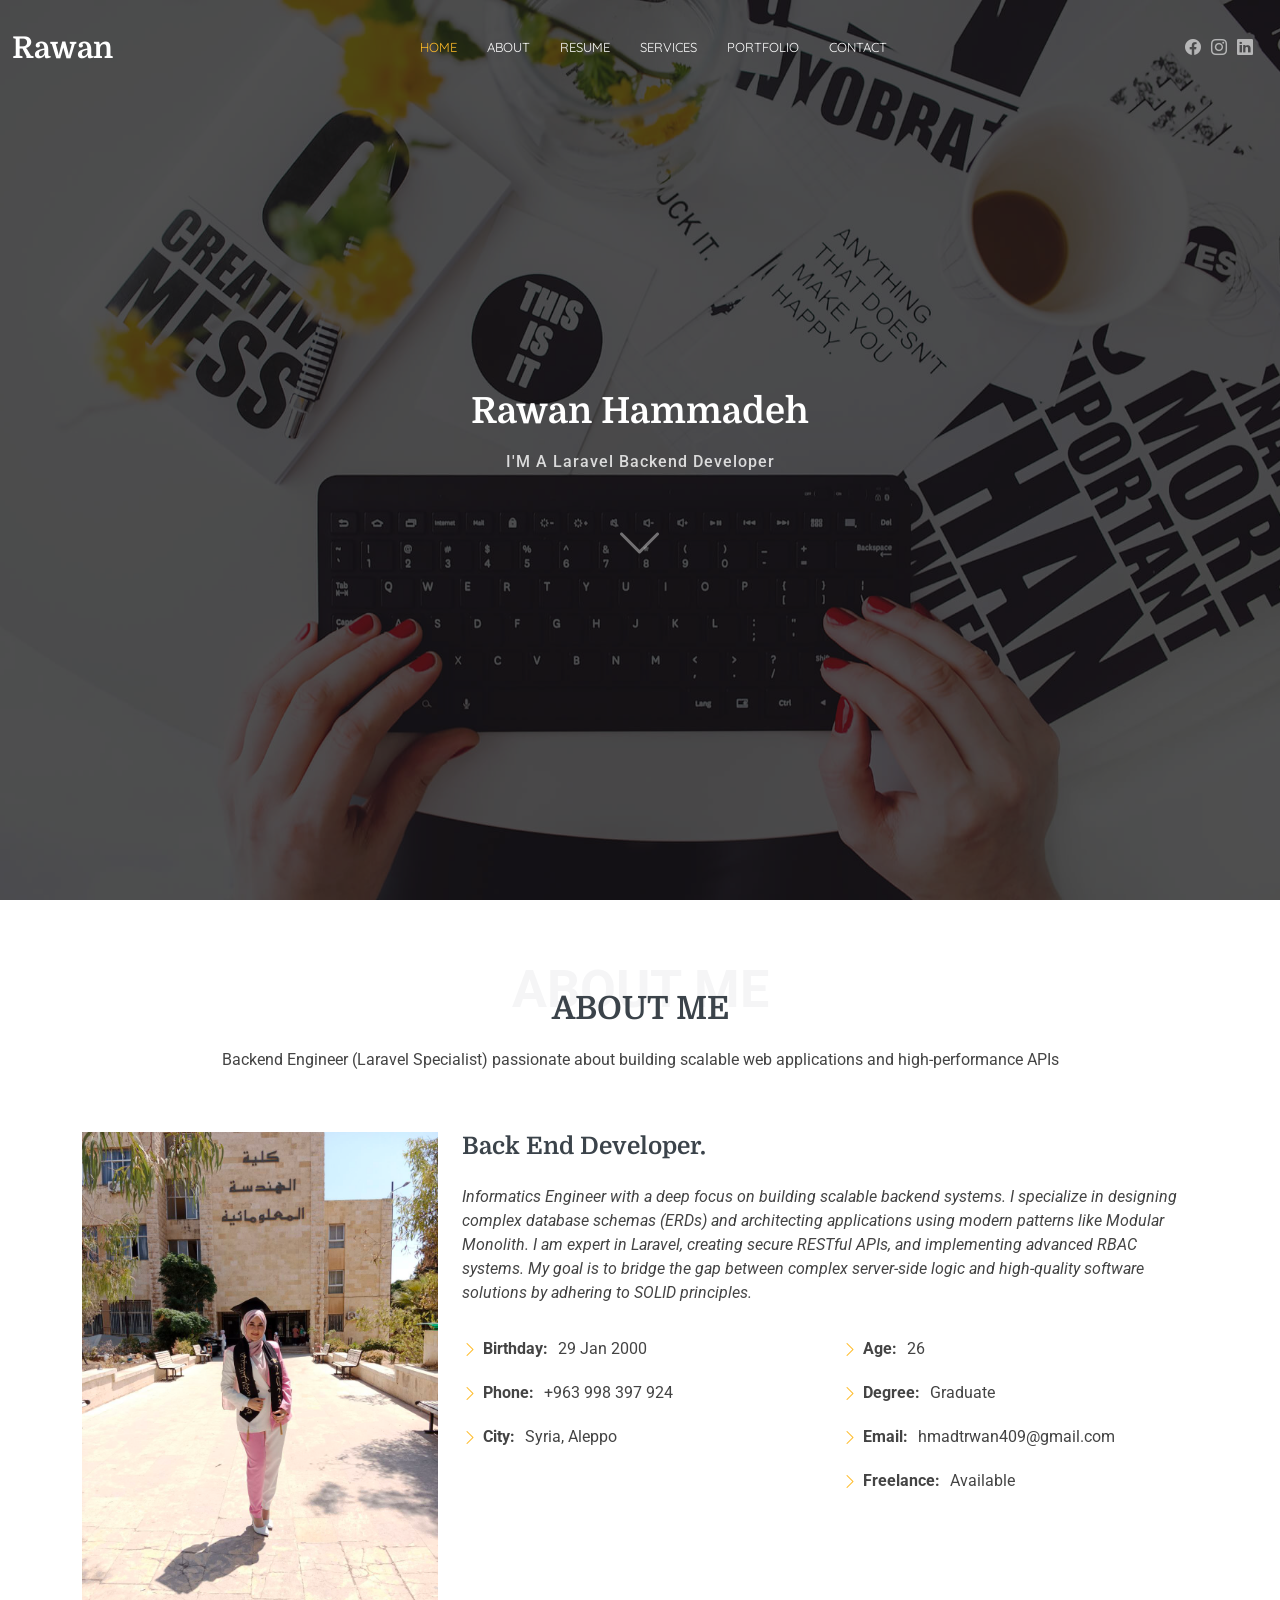
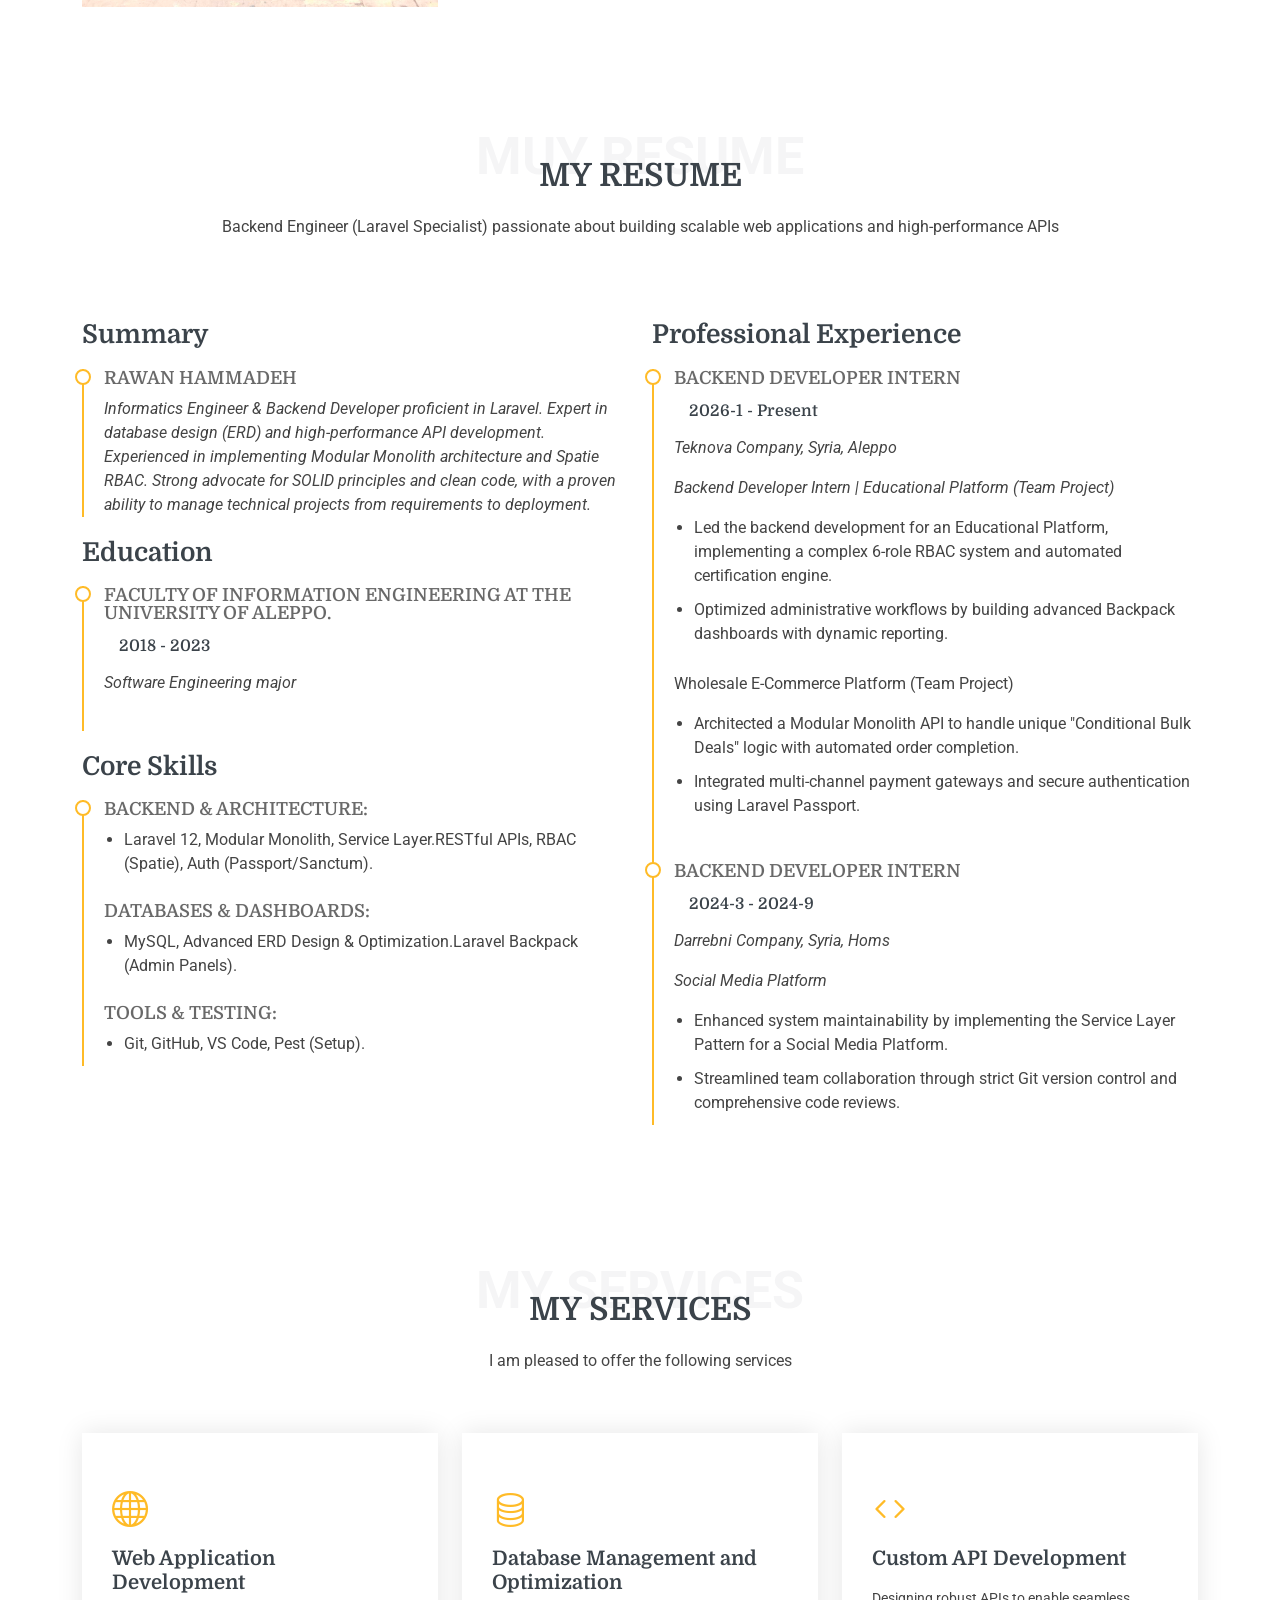
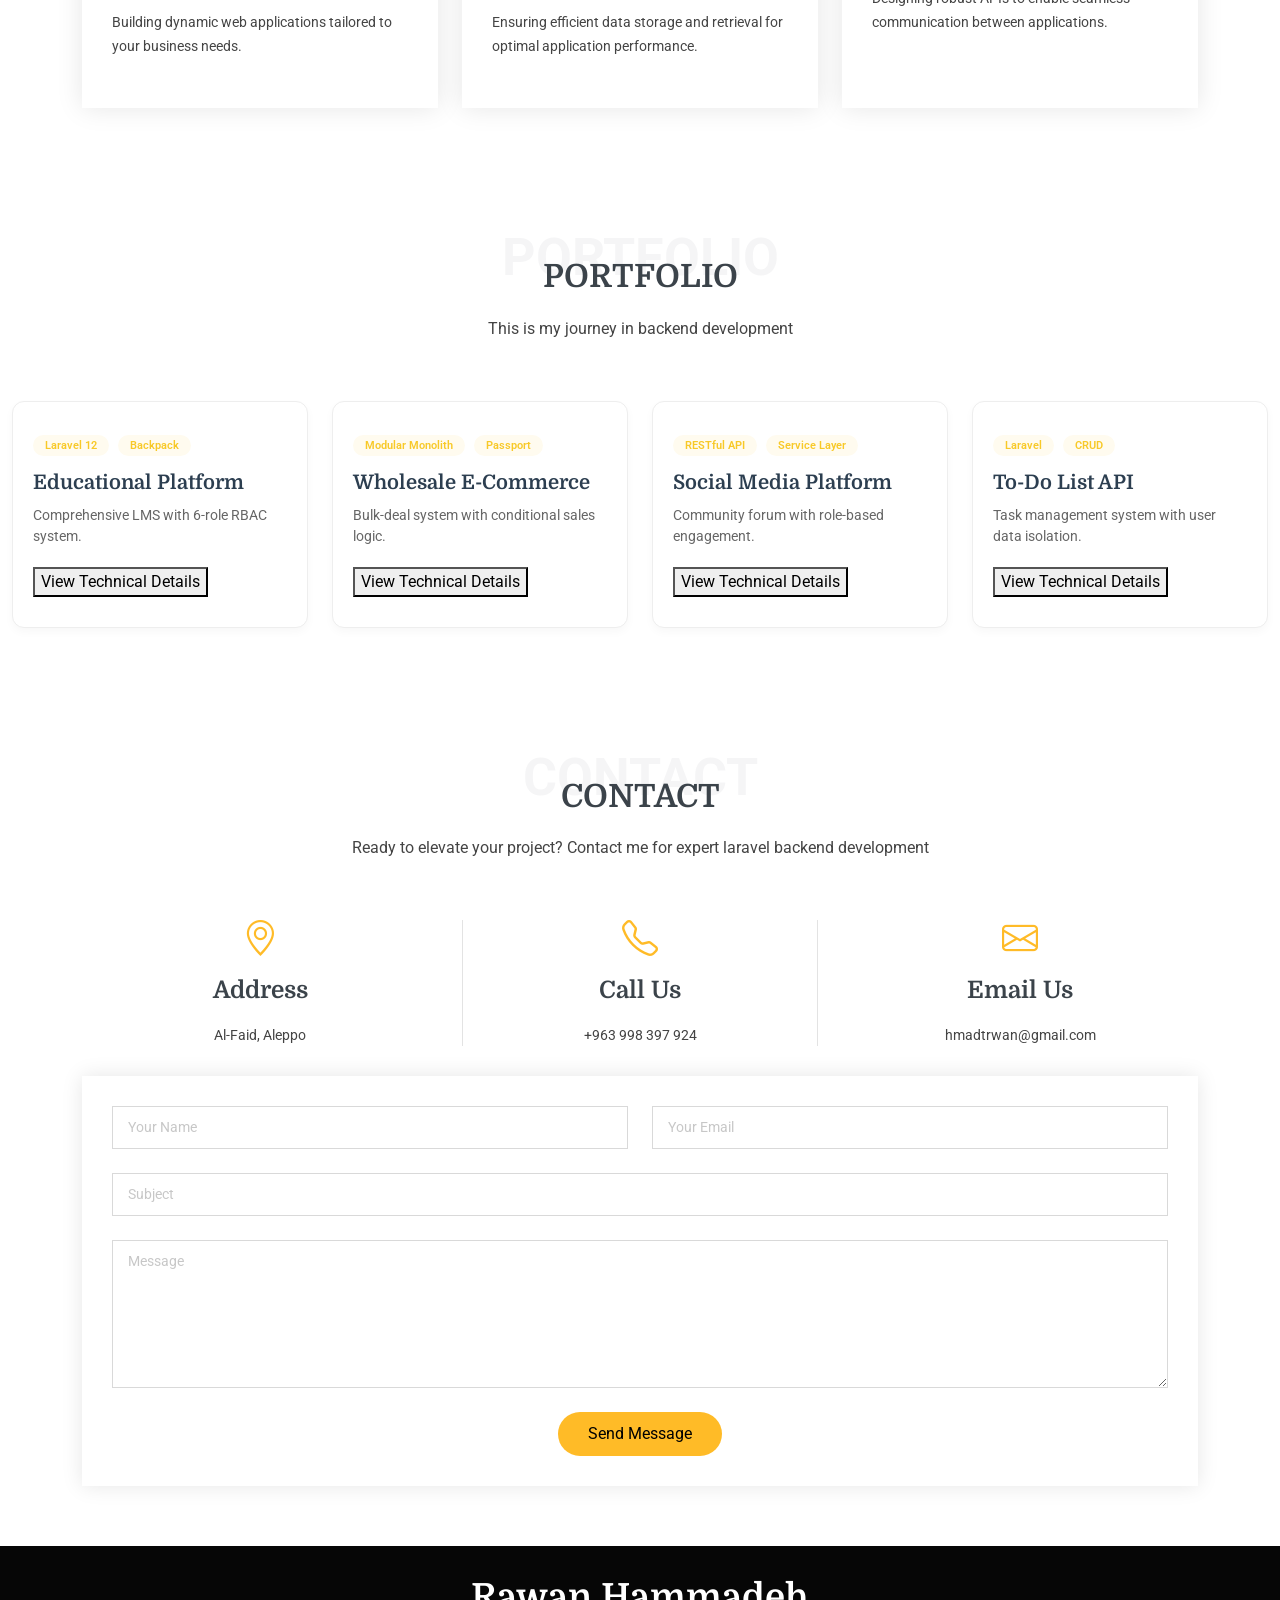
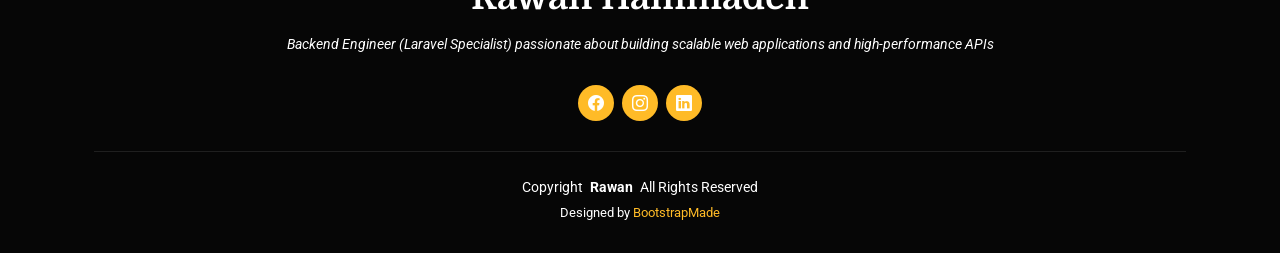
<file: index.html>
<!DOCTYPE html>
<html lang="en">

<head>
  <meta charset="utf-8">
  <meta content="width=device-width, initial-scale=1.0" name="viewport">
  <title>My Portfolio</title>
  <meta name="description" content="">
  <meta name="keywords" content="">

  <!-- Favicons -->
  <link href="assets/img/letter-r.png" rel="icon">
  <link href="assets/img/letter-r.png" rel="apple-touch-icon">

  <!-- Fonts -->
  <link href="https://fonts.googleapis.com" rel="preconnect">
  <link href="https://fonts.gstatic.com" rel="preconnect" crossorigin>
  <link
    href="https://fonts.googleapis.com/css2?family=Roboto:ital,wght@0,100;0,300;0,400;0,500;0,700;0,900;1,100;1,300;1,400;1,500;1,700;1,900&family=Quicksand:wght@300;400;500;600;700&family=Domine:wght@400;500;600;700&display=swap"
    rel="stylesheet">

  <!-- Vendor CSS Files -->
  <link href="assets/vendor/bootstrap/css/bootstrap.min.css" rel="stylesheet">
  <link href="assets/vendor/bootstrap-icons/bootstrap-icons.css" rel="stylesheet">
  <link href="assets/vendor/aos/aos.css" rel="stylesheet">
  <link href="assets/vendor/swiper/swiper-bundle.min.css" rel="stylesheet">
  <link href="assets/vendor/glightbox/css/glightbox.min.css" rel="stylesheet">

  <!-- Main CSS File -->
  <link href="assets/css/main.css" rel="stylesheet">

  <!-- =======================================================
  * Template Name: Laura
  * Template URL: https://bootstrapmade.com/laura-free-creative-bootstrap-theme/
  * Updated: Aug 07 2024 with Bootstrap v5.3.3
  * Author: BootstrapMade.com
  * License: https://bootstrapmade.com/license/
  ======================================================== -->
</head>

<body class="index-page">

  <header id="header" class="header d-flex align-items-center fixed-top">
    <div class="container-fluid position-relative d-flex align-items-center justify-content-between">

      <a href="index.html" class="logo d-flex align-items-center me-auto me-xl-0">
        <!-- Uncomment the line below if you also wish to use an image logo -->
        <!-- <img src="assets/img/logo.png" alt=""> -->
        <h1 class="sitename">Rawan</h1>
      </a>

      <nav id="navmenu" class="navmenu">
        <ul>
          <li><a href="#hero" class="active">Home</a></li>
          <li><a href="#about">About</a></li>
          <li><a href="#resume">Resume</a></li>
          <li><a href="#services">Services</a></li>
          <li><a href="#portfolio">Portfolio</a></li>
          <!-- <li class="dropdown"><a href="#"><span>Dropdown</span> <i class="bi bi-chevron-down toggle-dropdown"></i></a>
            <ul>
              <li><a href="#">Dropdown 1</a></li>
              <li class="dropdown"><a href="#"><span>Deep Dropdown</span> <i class="bi bi-chevron-down toggle-dropdown"></i></a>
                <ul>
                  <li><a href="#">Deep Dropdown 1</a></li>
                  <li><a href="#">Deep Dropdown 2</a></li>
                  <li><a href="#">Deep Dropdown 3</a></li>
                  <li><a href="#">Deep Dropdown 4</a></li>
                  <li><a href="#">Deep Dropdown 5</a></li>
                </ul>
              </li>
              <li><a href="#">Dropdown 2</a></li>
              <li><a href="#">Dropdown 3</a></li>
              <li><a href="#">Dropdown 4</a></li>
            </ul>
          </li> -->
          <li><a href="#contact">Contact</a></li>
        </ul>
        <i class="mobile-nav-toggle d-xl-none bi bi-list"></i>
      </nav>

      <div class="header-social-links">
        <!-- <a href="#" class="twitter"><i class="bi bi-twitter-x"></i></a> -->
        <a href="http://www.facebook.com/hammadehrawan" class="facebook"><i class="bi bi-facebook"></i></a>
        <a href="http://www.instagram.com/rawanhammadeh2000" class="instagram"><i class="bi bi-instagram"></i></a>
        <a href="http://www.linkedin.com/in/rawan-hammadeh-bb4876330" class="linkedin"><i
            class="bi bi-linkedin"></i></a>
      </div>

    </div>
  </header>

  <main class="main">

    <!-- Hero Section -->
    <section id="hero" class="hero section dark-background">

      <img src="assets/img/main.jpg" alt="" data-aos="fade-in">

      <div class="container text-center" data-aos="fade-up" data-aos-delay="100">
        <h2>Rawan Hammadeh</h2>
        <p>I'M A Laravel Backend Developer</p>
        <a href="#about" class="btn-scroll" title="Scroll Down"><i class="bi bi-chevron-down"></i></a>
      </div>

    </section><!-- /Hero Section -->

    <!-- About Section -->
    <section id="about" class="about section">

      <!-- Section Title -->
      <div class="container section-title" data-aos="fade-up">
        <span class="description-title">About me</span>
        <h2>About Me</h2>
        <p>Backend Engineer (Laravel Specialist) passionate about building scalable web applications and
          high-performance APIs</p>
      </div><!-- End Section Title -->

      <div class="container" data-aos="fade-up" data-aos-delay="100">

        <div class="row gy-4 justify-content-center">
          <div class="col-lg-4">
            <img src="assets/img/me.jpg" class="img-fluid" alt="">
          </div>
          <div class="col-lg-8 content">
            <h2>Back End Developer.</h2>
            <p class="fst-italic py-3">
              Informatics Engineer with a deep focus on building scalable backend systems. I specialize in designing
              complex database schemas (ERDs) and architecting applications using modern patterns like Modular Monolith.
              I am expert in Laravel, creating secure RESTful APIs, and implementing advanced RBAC systems. My goal is
              to bridge the gap between complex server-side logic and high-quality software solutions by adhering to
              SOLID principles. </p>
            <div class="row">
              <div class="col-lg-6">
                <ul>
                  <li><i class="bi bi-chevron-right"></i> <strong>Birthday:</strong> <span>29 Jan 2000</span></li>
                  <!-- <li><i class="bi bi-chevron-right"></i> <strong>Website:</strong> <span>www.example.com</span></li> -->
                  <li><i class="bi bi-chevron-right"></i> <strong>Phone:</strong> <span>+963 998 397 924</span></li>
                  <li><i class="bi bi-chevron-right"></i> <strong>City:</strong> <span>Syria, Aleppo</span></li>
                </ul>
              </div>
              <div class="col-lg-6">
                <ul>
                  <li><i class="bi bi-chevron-right"></i> <strong>Age:</strong> <span>26</span></li>
                  <li><i class="bi bi-chevron-right"></i> <strong>Degree:</strong> <span>Graduate</span></li>
                  <li><i class="bi bi-chevron-right"></i> <strong>Email:</strong> <span>hmadtrwan409@gmail.com</span>
                  </li>
                  <li><i class="bi bi-chevron-right"></i> <strong>Freelance:</strong> <span>Available</span></li>
                </ul>
              </div>
            </div>
            <!-- <p class="py-3">
              As a passionate junior backend developer, I thrive on building robust and efficient systems that power seamless user experiences.
               I am eager to leverage my skills in programming and problem-solving to contribute to innovative projects.
            </p> -->
          </div>
        </div>

      </div>

    </section><!-- /About Section -->

    <!-- Resume Section -->
    <section id="resume" class="resume section">

      <!-- Section Title -->
      <div class="container section-title" data-aos="fade-up">
        <span class="description-title">Muy Resume</span>
        <h2>My Resume</h2>
        <p>Backend Engineer (Laravel Specialist) passionate about building scalable web applications and high-performance APIs

</p>
      </div><!-- End Section Title -->

      <div class="container">

        <div class="row">

          <div class="col-lg-6" data-aos="fade-up" data-aos-delay="100">
            <h3 class="resume-title">Summary</h3>

            <div class="resume-item pb-0">
              <h4>Rawan Hammadeh</h4>
              <p><em>
                  Informatics Engineer & Backend Developer proficient in Laravel. Expert in database design (ERD) and
                  high-performance API development. Experienced in implementing Modular Monolith architecture and Spatie
                  RBAC. Strong advocate for SOLID principles and clean code, with a proven ability to manage technical
                  projects from requirements to deployment.
                </em></p>
              <!-- <ul>
                <li>Portland par 127,Orlando, FL</li>
                <li>(123) 456-7891</li>
                <li>alice.barkley@example.com</li>
              </ul> -->
            </div><!-- Edn Resume Item -->

            <h3 class="resume-title">Education</h3>
            <div class="resume-item">
              <h4>Faculty of Information Engineering at the University of Aleppo.</h4>
              <h5>2018 - 2023</h5>
              <p><em>Software Engineering major</em></p>
              <!-- <p>Qui deserunt veniam. Et sed aliquam labore tempore sed quisquam iusto autem sit. Ea vero voluptatum qui ut dignissimos deleniti nerada porti sand markend</p> -->
            </div><!-- Edn Resume Item -->

          <h3 class="resume-title">Core Skills</h3>

                        <div class="resume-item">
              <h4>Backend & Architecture: </h4>
              <ul>
                <li>​Laravel 12, Modular Monolith, Service Layer.
​RESTful APIs, RBAC (Spatie), Auth (Passport/Sanctum).
</li>
     </ul>

                   <h4>​Databases & Dashboards:  </h4>
              <ul>
                <li>MySQL, Advanced ERD Design & Optimization.
​Laravel Backpack (Admin Panels).
</li>
     </ul>

                       <h4>Tools & Testing:  </h4>
              <ul>
                <li>​Git, GitHub, VS Code, Pest (Setup).
</li>
     </ul>

            </div>


</div>


          <div class="col-lg-6" data-aos="fade-up" data-aos-delay="200">
            <h3 class="resume-title">Professional Experience</h3>

                        <div class="resume-item">
              <h4>Backend Developer Intern</h4>
              <h5>2026-1 - Present</h5>
              <p><em>Teknova Company, Syria, Aleppo</em></p>
              <p><em>Backend Developer Intern | Educational Platform (Team Project)</em></p>
              <ul>
                <li>Led the backend development for an Educational Platform, implementing a complex 6-role RBAC system and automated certification engine.
</li>
                <li>​Optimized administrative workflows by building advanced Backpack dashboards with dynamic reporting.</li>

              </ul>
              <p>Wholesale E-Commerce Platform (Team Project)</em></p>
              <ul>
                <li>​Architected a Modular Monolith API to handle unique "Conditional Bulk Deals" logic with automated order completion.</li>
                <li>​Integrated multi-channel payment gateways and secure authentication using Laravel Passport.</li>
               
              </ul>
            </div>
            <div class="resume-item">
              <h4>Backend Developer Intern </h4>
              <h5>2024-3 - 2024-9</h5>
              <p><em>Darrebni Company, Syria, Homs </em></p>
              <p><em>Social Media Platform </em></p>
              <ul>
                <li>​Enhanced system maintainability by implementing the Service Layer Pattern for a Social Media Platform.</li>
                <li>​Streamlined team collaboration through strict Git version control and comprehensive code reviews. </li>
              </ul>
            </div><!-- Edn Resume Item -->




            <!-- Edn Resume Item -->

          </div>

        </div>

      </div>

    </section><!-- /Resume Section -->

    <!-- Services Section -->
    <section id="services" class="services section">

      <!-- Section Title -->
      <div class="container section-title" data-aos="fade-up">
        <span class="description-title">My Services</span>
        <h2>My Services</h2>
        <p>I am pleased to offer the following services </p>
      </div><!-- End Section Title -->

      <div class="container">

        <div class="row gy-4">

          <div class="col-xl-4 col-md-6 d-flex" data-aos="fade-up" data-aos-delay="300">
            <div class="service-item position-relative">
              <div class="icon"><i class="bi bi-globe icon"></i></div>
              <h4><a href="" class="stretched-link">Web Application Development</a></h4>
              <p>Building dynamic web applications tailored to your business needs.</p>
            </div>
          </div>

          <!-- End Service Item -->

          <div class="col-xl-4 col-md-6 d-flex" data-aos="fade-up" data-aos-delay="200">
            <div class="service-item position-relative">
              <div class="icon"><i class="bi bi-database icon"></i></div>
              <h4><a href="" class="stretched-link">Database Management and Optimization</a></h4>
              <p>Ensuring efficient data storage and retrieval for optimal application performance.</p>
            </div>
          </div>
          <!-- End Service Item -->



          <div class="col-xl-4 col-md-6 d-flex " data-aos="fade-up" data-aos-delay="100">
            <div class="service-item position-relative">
              <div class="icon"><i class="bi bi-code icon"></i></div>
              <h4><a href="" class="stretched-link">Custom API Development</a></h4>
              <p>Designing robust APIs to enable seamless communication between applications.</p>
            </div>
          </div> <!-- End Service Item -->
          <!-- <div class="col-xl-3 col-md-6 d-flex" data-aos="fade-up" data-aos-delay="400">
            <div class="service-item position-relative">
              <div class="icon"><i class="bi bi-broadcast icon"></i></div>
              <h4><a href="" class="stretched-link">Nemo Enim</a></h4>
              <p>At vero eos et accusamus et iusto odio dignissimos ducimus qui blanditiis</p>
            </div>
          </div> -->
          <!-- End Service Item -->

        </div>

      </div>

    </section><!-- /Services Section -->

    <!-- Testimonials Section -->
    <!-- <section id="testimonials" class="testimonials section dark-background">

      <img src="assets/img/testimonials-bg.jpg" class="testimonials-bg" alt="">

      <div class="container" data-aos="fade-up" data-aos-delay="100">

        <div class="swiper init-swiper">
          <script type="application/json" class="swiper-config">
            {
              "loop": true,
              "speed": 600,
              "autoplay": {
                "delay": 5000
              },
              "slidesPerView": "auto",
              "pagination": {
                "el": ".swiper-pagination",
                "type": "bullets",
                "clickable": true
              }
            }
          </script>
          <div class="swiper-wrapper">

            <div class="swiper-slide">
              <div class="testimonial-item">
                <img src="assets/img/testimonials/testimonials-1.jpg" class="testimonial-img" alt="">
                <h3>Saul Goodman</h3>
                <h4>Ceo &amp; Founder</h4>
                <div class="stars">
                  <i class="bi bi-star-fill"></i><i class="bi bi-star-fill"></i><i class="bi bi-star-fill"></i><i class="bi bi-star-fill"></i><i class="bi bi-star-fill"></i>
                </div>
                <p>
                  <i class="bi bi-quote quote-icon-left"></i>
                  <span>Proin iaculis purus consequat sem cure digni ssim donec porttitora entum suscipit rhoncus. Accusantium quam, ultricies eget id, aliquam eget nibh et. Maecen aliquam, risus at semper.</span>
                  <i class="bi bi-quote quote-icon-right"></i>
                </p>
              </div>
            </div> -->
    <!-- End testimonial item -->

    <!-- <div class="swiper-slide">
              <div class="testimonial-item">
                <img src="assets/img/testimonials/testimonials-2.jpg" class="testimonial-img" alt="">
                <h3>Sara Wilsson</h3>
                <h4>Designer</h4>
                <div class="stars">
                  <i class="bi bi-star-fill"></i><i class="bi bi-star-fill"></i><i class="bi bi-star-fill"></i><i class="bi bi-star-fill"></i><i class="bi bi-star-fill"></i>
                </div>
                <p>
                  <i class="bi bi-quote quote-icon-left"></i>
                  <span>Export tempor illum tamen malis malis eram quae irure esse labore quem cillum quid cillum eram malis quorum velit fore eram velit sunt aliqua noster fugiat irure amet legam anim culpa.</span>
                  <i class="bi bi-quote quote-icon-right"></i>
                </p>
              </div>
            </div> -->
    <!-- End testimonial item -->

    <!-- <div class="swiper-slide">
              <div class="testimonial-item">
                <img src="assets/img/testimonials/testimonials-3.jpg" class="testimonial-img" alt="">
                <h3>Jena Karlis</h3>
                <h4>Store Owner</h4>
                <div class="stars">
                  <i class="bi bi-star-fill"></i><i class="bi bi-star-fill"></i><i class="bi bi-star-fill"></i><i class="bi bi-star-fill"></i><i class="bi bi-star-fill"></i>
                </div>
                <p>
                  <i class="bi bi-quote quote-icon-left"></i>
                  <span>Enim nisi quem export duis labore cillum quae magna enim sint quorum nulla quem veniam duis minim tempor labore quem eram duis noster aute amet eram fore quis sint minim.</span>
                  <i class="bi bi-quote quote-icon-right"></i>
                </p>
              </div>
            </div> -->
    <!-- End testimonial item -->

    <!-- <div class="swiper-slide">
              <div class="testimonial-item">
                <img src="assets/img/testimonials/testimonials-4.jpg" class="testimonial-img" alt="">
                <h3>Matt Brandon</h3>
                <h4>Freelancer</h4>
                <div class="stars">
                  <i class="bi bi-star-fill"></i><i class="bi bi-star-fill"></i><i class="bi bi-star-fill"></i><i class="bi bi-star-fill"></i><i class="bi bi-star-fill"></i>
                </div>
                <p>
                  <i class="bi bi-quote quote-icon-left"></i>
                  <span>Fugiat enim eram quae cillum dolore dolor amet nulla culpa multos export minim fugiat minim velit minim dolor enim duis veniam ipsum anim magna sunt elit fore quem dolore labore illum veniam.</span>
                  <i class="bi bi-quote quote-icon-right"></i>
                </p>
              </div>
            </div> -->
    <!-- End testimonial item -->

    <!-- <div class="swiper-slide">
              <div class="testimonial-item">
                <img src="assets/img/testimonials/testimonials-5.jpg" class="testimonial-img" alt="">
                <h3>John Larson</h3>
                <h4>Entrepreneur</h4>
                <div class="stars">
                  <i class="bi bi-star-fill"></i><i class="bi bi-star-fill"></i><i class="bi bi-star-fill"></i><i class="bi bi-star-fill"></i><i class="bi bi-star-fill"></i>
                </div>
                <p>
                  <i class="bi bi-quote quote-icon-left"></i>
                  <span>Quis quorum aliqua sint quem legam fore sunt eram irure aliqua veniam tempor noster veniam enim culpa labore duis sunt culpa nulla illum cillum fugiat legam esse veniam culpa fore nisi cillum quid.</span>
                  <i class="bi bi-quote quote-icon-right"></i>
                </p>
              </div>
            </div> -->
    <!-- End testimonial item -->

    <!-- </div>
          <div class="swiper-pagination"></div>
        </div>

      </div>

    </section> -->
    <!-- /Testimonials Section -->













 <section id="portfolio" class="portfolio section">

  <div class="container section-title" data-aos="fade-up">
    <span class="description-title">Portfolio</span>
    <h2>Portfolio</h2>
    <p>This is my journey in backend development</p>
  </div><div class="container-fluid">
    <div class="row g-4 isotope-container" data-aos="fade-up" data-aos-delay="200">

      <div class="col-xl-3 col-lg-4 col-md-6 portfolio-item isotope-item">
        <div class="portfolio-content h-100 backend-card-final">
          <div class="card-header-tech">
            <span class="badge">Laravel 12</span>
            <span class="badge">Backpack</span>
          </div>
          <div class="portfolio-info-custom">
            <h4>Educational Platform</h4>
            <p>Comprehensive LMS with 6-role RBAC system.</p>
            
            <button type="button" class="btn-toggle-details-modal" data-bs-toggle="modal" data-bs-target="#modal1">
              View Technical Details
            </button>
          </div>
        </div>
      </div><div class="col-xl-3 col-lg-4 col-md-6 portfolio-item isotope-item">
        <div class="portfolio-content h-100 backend-card-final">
          <div class="card-header-tech">
            <span class="badge">Modular Monolith</span>
            <span class="badge">Passport</span>
          </div>
          <div class="portfolio-info-custom">
            <h4>Wholesale E-Commerce</h4>
            <p>Bulk-deal system with conditional sales logic.</p>
            
            <button type="button" class="btn-toggle-details-modal" data-bs-toggle="modal" data-bs-target="#modal2">
              View Technical Details
            </button>
          </div>
        </div>
      </div><div class="col-xl-3 col-lg-4 col-md-6 portfolio-item isotope-item">
        <div class="portfolio-content h-100 backend-card-final">
          <div class="card-header-tech">
            <span class="badge">RESTful API</span>
            <span class="badge">Service Layer</span>
          </div>
          <div class="portfolio-info-custom">
            <h4>Social Media Platform</h4>
            <p>Community forum with role-based engagement.</p>
            
            <button type="button" class="btn-toggle-details-modal" data-bs-toggle="modal" data-bs-target="#modal3">
              View Technical Details
            </button>
          </div>
        </div>
      </div><div class="col-xl-3 col-lg-4 col-md-6 portfolio-item isotope-item">
        <div class="portfolio-content h-100 backend-card-final">
          <div class="card-header-tech">
            <span class="badge">Laravel</span>
            <span class="badge">CRUD</span>
          </div>
          <div class="portfolio-info-custom">
            <h4>To-Do List API</h4>
            <p>Task management system with user data isolation.</p>
            
            <button type="button" class="btn-toggle-details-modal" data-bs-toggle="modal" data-bs-target="#modal4">
              View Technical Details
            </button>
          </div>
        </div>
      </div></div></div>

</section><div class="modal fade" id="modal1" tabindex="-1" aria-hidden="true">
  <div class="modal-dialog modal-dialog-centered">
    <div class="modal-content">
      <div class="modal-header">
        <h5 class="modal-title">Educational Platform - Technical Details</h5>
        <button type="button" class="btn-close" data-bs-dismiss="modal" aria-label="Close"></button>
      </div>
      <div class="modal-body">
        <ul>
          <li>Developed a multi-role LMS managing 6 user types (Student, Teacher, Admin, Co-admin, Accountant, Guardian) with strict RBAC.</li>
          <li>Automated <strong>PDF certificate</strong> generation for course completion.</li>
          <li>Built complex Backpack dashboards with detailed Excel exports.</li>
          <li>Designed an ERD supporting multilingual content and dynamic forms.</li>
          <li>Integrated real-time progress tracking.</li>
        </ul>
      </div>
    </div>
  </div>
</div>
 <div class="modal fade" id="modal2" tabindex="-1" aria-hidden="true">
  <div class="modal-dialog modal-dialog-centered">
    <div class="modal-content">
      <div class="modal-header">
        <h5 class="modal-title">Wholesale E-Commerce - Technical Details</h5>
        <button type="button" class="btn-close" data-bs-dismiss="modal" aria-label="Close"></button>
      </div>
      <div class="modal-body">
        <ul>
          <li>Engineered a <strong>Modular Monolith API</strong> to manage bulk workflows.</li>
          <li>Implemented "Conditional Bulk Deals" where automated order closure occurs only when target quantities are met.</li>
          <li>Integrated Passport authentication and dual payment gateways (PayPal & Cash).</li>
          <li>Utilized Pest for robust automated testing.</li>
          <li>Real-time progress tracking of deal completion percentages.</li>
        </ul>
      </div>
    </div>
  </div>
</div>

<div class="modal fade" id="modal3" tabindex="-1" aria-hidden="true">
  <div class="modal-dialog modal-dialog-centered">
    <div class="modal-content">
      <div class="modal-header">
        <h5 class="modal-title">Social Media Platform - Technical Details</h5>
        <button type="button" class="btn-close" data-bs-dismiss="modal" aria-label="Close"></button>
      </div>
      <div class="modal-body">
        <ul>
          <li>Developed a RESTful API for a community-driven forum with dynamic interaction controls.</li>
          <li>Applied the <strong>Service Layer Pattern</strong> for enhanced code maintainability and separation of concerns.</li>
          <li>Built dynamic content feeds and a structured hierarchical commenting system.</li>
          <li>Managed team workflows and repository using Git.</li>
          <li>Role-based access controls for student and volunteer interactions.</li>
        </ul>
      </div>
    </div>
  </div>
</div>

<div class="modal fade" id="modal4" tabindex="-1" aria-hidden="true">
  <div class="modal-dialog modal-dialog-centered">
    <div class="modal-content">
      <div class="modal-header">
        <h5 class="modal-title">To-Do List API - Technical Details</h5>
        <button type="button" class="btn-close" data-bs-dismiss="modal" aria-label="Close"></button>
      </div>
      <div class="modal-body">
        <ul>
          <li>Developed a RESTful API for full CRUD (Create, Read, Update, Delete) task operations.</li>
          <li>Implemented <strong>Token-based Authentication</strong> (Sanctum) for secure user access.</li>
          <li>Optimized database queries for efficient task filtering by status and due date.</li>
          <li>Ensured strict user data isolation.</li>
          <li>Maintained comprehensive API documentation.</li>
        </ul>
      </div>
    </div>
  </div>
</div>


























    

















    <!-- Pricing Section -->
    <!-- <section id="pricing" class="pricing section"> -->

    <!-- Section Title -->
    <!-- <div class="container section-title" data-aos="fade-up">
        <span class="description-title">Pricing</span>
        <h2>Pricing</h2>
        <p>Necessitatibus eius consequatur ex aliquid fuga eum quidem sint consectetur velit</p>
      </div> -->
    <!-- End Section Title -->

    <!-- <div class="container">

        <div class="row gy-4">

          <div class="col-lg-4 col-md-6" data-aos="fade-up" data-aos-delay="100">
            <div class="pricing-item">
              <h3>Free</h3>
              <h4><sup>$</sup>0<span> / month</span></h4>
              <ul>
                <li>Aida dere</li>
                <li>Nec feugiat nisl</li>
                <li>Nulla at volutpat dola</li>
                <li class="na">Pharetra massa</li>
                <li class="na">Massa ultricies mi</li>
              </ul>
              <div class="btn-wrap">
                <a href="#" class="btn-buy">Buy Now</a>
              </div>
            </div>
          </div> -->
    <!-- End Pricing Item -->

    <!-- <div class="col-lg-4 col-md-6" data-aos="fade-up" data-aos-delay="200">
            <div class="pricing-item recommended">
              <span class="recommended-badge">Recommended</span>
              <h3>Business</h3>
              <h4><sup>$</sup>19<span> / month</span></h4>
              <ul>
                <li>Aida dere</li>
                <li>Nec feugiat nisl</li>
                <li>Nulla at volutpat dola</li>
                <li>Pharetra massa</li>
                <li class="na">Massa ultricies mi</li>
              </ul>
              <div class="btn-wrap">
                <a href="#" class="btn-buy">Buy Now</a>
              </div>
            </div>
          </div> -->
    <!-- End Pricing Item -->
    <!-- 
          <div class="col-lg-4 col-md-6" data-aos="fade-up" data-aos-delay="300">
            <div class="pricing-item">
              <h3>Developer</h3>
              <h4><sup>$</sup>29<span> / month</span></h4>
              <ul>
                <li>Aida dere</li>
                <li>Nec feugiat nisl</li>
                <li>Nulla at volutpat dola</li>
                <li>Pharetra massa</li>
                <li>Massa ultricies mi</li>
              </ul>
              <div class="btn-wrap">
                <a href="#" class="btn-buy">Buy Now</a>
              </div>
            </div>
          </div> -->
    <!-- End Pricing Item -->

    <!-- </div>

      </div>

    </section> -->
    <!-- /Pricing Section -->

    <!-- Pricing 2 Section -->
    <!-- <section id="pricing-2" class="pricing-2 section">

      <div class="container" data-aos="fade-up" data-aos-delay="100">

        <div class="row gy-4 gx-lg-5">

          <div class="col-lg-6">
            <div class="pricing-item d-flex justify-content-between">
              <h3>Portrait Photography</h3>
              <h4>$160.00</h4>
            </div>
          </div> -->
    <!-- End Pricing Item -->

    <!-- <div class="col-lg-6">
            <div class="pricing-item d-flex justify-content-between">
              <h3>Fashion Photography</h3>
              <h4>$300.00</h4>
            </div>
          </div> -->
    <!-- End Pricing Item -->

    <!-- <div class="col-lg-6">
            <div class="pricing-item d-flex justify-content-between">
              <h3>Sports Photography</h3>
              <h4>$200.00</h4>
            </div>
          </div> -->
    <!-- End Pricing Item -->
    <!-- 
          <div class="col-lg-6">
            <div class="pricing-item d-flex justify-content-between">
              <h3>Still Life Photography</h3>
              <h4>$120.00</h4>
            </div>
          </div> -->
    <!-- End Pricing Item -->

    <!-- <div class="col-lg-6">
            <div class="pricing-item d-flex justify-content-between">
              <h3>Wedding Photography</h3>
              <h4>$500.00</h4>
            </div>
          </div> -->
    <!-- End Pricing Item -->

    <!-- <div class="col-lg-6">
            <div class="pricing-item d-flex justify-content-between">
              <h3>Photojournalism</h3>
              <h4>$200.00</h4>
            </div>
          </div> -->
    <!-- End Pricing Item -->

    <!-- </div>

      </div>

    </section> -->
    <!-- /Pricing 2 Section -->

    <!-- Gallery Section -->
    <!-- <section id="gallery" class="gallery section"> -->

    <!-- Section Title -->
    <!-- <div class="container section-title" data-aos="fade-up">
        <span class="description-title">Gallery</span>
        <h2>Gallery</h2>
        <p>Necessitatibus eius consequatur ex aliquid fuga eum quidem sint consectetur velit</p>
      </div> -->
    <!-- End Section Title -->
    <!-- 
      <div class="container-fluid" data-aos="fade-up" data-aos-delay="100">

        <div class="row g-0">

          <div class="col-lg-3 col-md-4">
            <div class="gallery-item">
              <a href="assets/img/gallery/gallery-1.jpg" class="glightbox" data-gallery="images-gallery">
                <img src="assets/img/gallery/gallery-1.jpg" alt="" class="img-fluid">
              </a>
            </div>
          </div> -->
    <!-- End Gallery Item -->

    <!-- <div class="col-lg-3 col-md-4">
            <div class="gallery-item">
              <a href="assets/img/gallery/gallery-2.jpg" class="glightbox" data-gallery="images-gallery">
                <img src="assets/img/gallery/gallery-2.jpg" alt="" class="img-fluid">
              </a>
            </div>
          </div> -->
    <!-- End Gallery Item -->

    <!-- <div class="col-lg-3 col-md-4">
            <div class="gallery-item">
              <a href="assets/img/gallery/gallery-3.jpg" class="glightbox" data-gallery="images-gallery">
                <img src="assets/img/gallery/gallery-3.jpg" alt="" class="img-fluid">
              </a>
            </div>
          </div> -->
    <!-- End Gallery Item -->
    <!-- 
          <div class="col-lg-3 col-md-4">
            <div class="gallery-item">
              <a href="assets/img/gallery/gallery-4.jpg" class="glightbox" data-gallery="images-gallery">
                <img src="assets/img/gallery/gallery-4.jpg" alt="" class="img-fluid">
              </a>
            </div>
          </div> -->
    <!-- End Gallery Item -->

    <!-- <div class="col-lg-3 col-md-4">
            <div class="gallery-item">
              <a href="assets/img/gallery/gallery-5.jpg" class="glightbox" data-gallery="images-gallery">
                <img src="assets/img/gallery/gallery-5.jpg" alt="" class="img-fluid">
              </a>
            </div>
          </div> -->
    <!-- End Gallery Item -->

    <!-- <div class="col-lg-3 col-md-4">
            <div class="gallery-item">
              <a href="assets/img/gallery/gallery-6.jpg" class="glightbox" data-gallery="images-gallery">
                <img src="assets/img/gallery/gallery-6.jpg" alt="" class="img-fluid">
              </a>
            </div>
          </div> -->
    <!-- End Gallery Item -->

    <!-- <div class="col-lg-3 col-md-4">
            <div class="gallery-item">
              <a href="assets/img/gallery/gallery-7.jpg" class="glightbox" data-gallery="images-gallery">
                <img src="assets/img/gallery/gallery-7.jpg" alt="" class="img-fluid">
              </a>
            </div>
          </div> -->
    <!-- End Gallery Item -->

    <!-- <div class="col-lg-3 col-md-4">
            <div class="gallery-item">
              <a href="assets/img/gallery/gallery-8.jpg" class="glightbox" data-gallery="images-gallery">
                <img src="assets/img/gallery/gallery-8.jpg" alt="" class="img-fluid">
              </a>
            </div>
          </div> -->
    <!-- End Gallery Item -->

    <!-- </div>

      </div>

    </section> -->
    <!-- /Gallery Section -->

    <!-- Contact Section -->
    <section id="contact" class="contact section">

      <!-- Section Title -->
      <div class="container section-title" data-aos="fade-up">
        <span class="description-title">Contact</span>
        <h2>Contact</h2>
        <p>Ready to elevate your project? Contact me for expert laravel backend development</p>
      </div><!-- End Section Title -->

      <div class="container" data-aos="fade-up" data-aos-delay="100">

        <div class="row gy-4" data-aos="fade-up" data-aos-delay="200">

          <div class="col-lg-4">
            <div class="info-item d-flex flex-column justify-content-center align-items-center">
              <i class="bi bi-geo-alt"></i>
              <h3>Address</h3>
              <p>Al-Faid, Aleppo</p>
            </div>
          </div><!-- End Info Item -->

          <div class="col-lg-4">
            <div class="info-item d-flex flex-column justify-content-center align-items-center info-item-borders">
              <i class="bi bi-telephone"></i>
              <h3>Call Us</h3>
              <p>+963 998 397 924</p>
            </div>
          </div><!-- End Info Item -->

          <div class="col-lg-4">
            <div class="info-item d-flex flex-column justify-content-center align-items-center">
              <i class="bi bi-envelope"></i>
              <h3>Email Us</h3>
              <p>hmadtrwan@gmail.com</p>
            </div>
          </div><!-- End Info Item -->

        </div>

        <form action="forms/contact.php" method="post" class="php-email-form" data-aos="fade-up" data-aos-delay="300">
          <div class="row gy-4">

            <div class="col-md-6">
              <input type="text" name="name" class="form-control" placeholder="Your Name" required="">
            </div>

            <div class="col-md-6 ">
              <input type="email" class="form-control" name="email" placeholder="Your Email" required="">
            </div>

            <div class="col-md-12">
              <input type="text" class="form-control" name="subject" placeholder="Subject" required="">
            </div>

            <div class="col-md-12">
              <textarea class="form-control" name="message" rows="6" placeholder="Message" required=""></textarea>
            </div>

            <div class="col-md-12 text-center">
              <div class="loading">Loading</div>
              <div class="error-message"></div>
              <div class="sent-message">Your message has been sent. Thank you!</div>

              <button type="submit">Send Message</button>
            </div>

          </div>
        </form><!-- End Contact Form -->

      </div>

    </section><!-- /Contact Section -->

  </main>

  <footer id="footer" class="footer position-relative dark-background">
    <div class="container">
      <h3 class="sitename">Rawan Hammadeh<br></h3>
      <p>Backend Engineer (Laravel Specialist) passionate about building scalable web applications and high-performance APIs

</p>
      <div class="social-links d-flex justify-content-center">
        <!-- <a href=""><i class="bi bi-twitter-x"></i></a> -->
        <a href="http://www.facebook.com/hammadehrawan"><i class="bi bi-facebook"></i></a>
        <a href="http://www.instagram.com/rawanhammadeh2000"><i class="bi bi-instagram"></i></a>
        <!-- <a href=""><i class="bi bi-skype"></i></a> -->
        <a href="http://www.linkedin.com/in/rawan-hammadeh-bb4876330"><i class="bi bi-linkedin"></i></a>
      </div>
      <div class="container">
        <div class="copyright">
          <span>Copyright</span> <strong class="px-1 sitename">Rawan</strong> <span>All Rights Reserved</span>
        </div>
        <div class="credits">
          <!-- All the links in the footer should remain intact. -->
          <!-- You can delete the links only if you've purchased the pro version. -->
          <!-- Licensing information: https://bootstrapmade.com/license/ -->
          <!-- Purchase the pro version with working PHP/AJAX contact form: [buy-url] -->
          Designed by <a href="https://bootstrapmade.com/">BootstrapMade</a>
        </div>
      </div>
    </div>
  </footer>

  <!-- Scroll Top -->
  <a href="#" id="scroll-top" class="scroll-top d-flex align-items-center justify-content-center"><i
      class="bi bi-arrow-up-short"></i></a>

  <!-- Preloader -->
  <div id="preloader"></div>

  <!-- Vendor JS Files -->
  <script src="assets/vendor/bootstrap/js/bootstrap.bundle.min.js"></script>
  <script src="assets/vendor/php-email-form/validate.js"></script>
  <script src="assets/vendor/aos/aos.js"></script>
  <script src="assets/vendor/swiper/swiper-bundle.min.js"></script>
  <script src="assets/vendor/glightbox/js/glightbox.min.js"></script>
  <script src="assets/vendor/imagesloaded/imagesloaded.pkgd.min.js"></script>
  <script src="assets/vendor/isotope-layout/isotope.pkgd.min.js"></script>

  <!-- Main JS File -->
  <script src="assets/js/main.js"></script>



<script>
function toggleProjectFinal(id) {
    var element = document.getElementById(id);
    if (element.style.display === "none") {
        element.style.display = "block";
    } else {
        element.style.display = "none";
    }
}
</script>
</body>

</html>
</file>
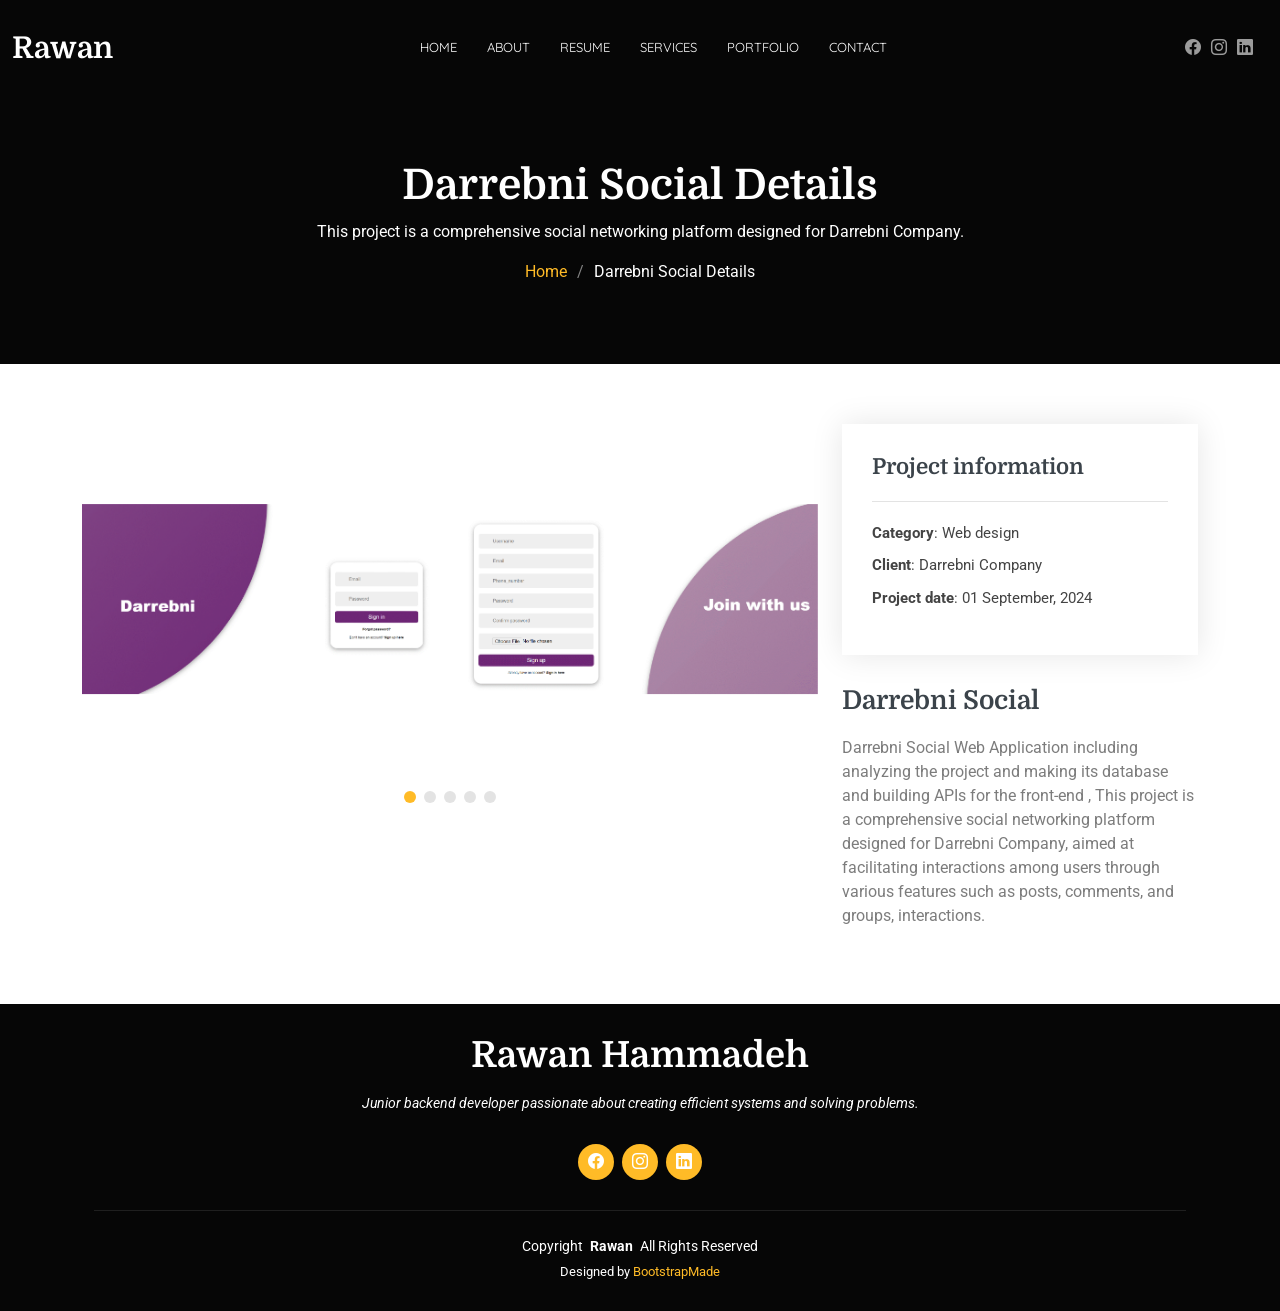
<file: darrebni-social.html>
<!DOCTYPE html>
<html lang="en">

<head>
  <meta charset="utf-8">
  <meta content="width=device-width, initial-scale=1.0" name="viewport">
  <title>My Portfolio</title>
  <meta name="description" content="">
  <meta name="keywords" content="">

  <!-- Favicons -->
  <link href="assets/img/letter-r.png" rel="icon">
  <link href="assets/img/letter-r.png" rel="apple-touch-icon">

  <!-- Fonts -->
  <link href="https://fonts.googleapis.com" rel="preconnect">
  <link href="https://fonts.gstatic.com" rel="preconnect" crossorigin>
  <link href="https://fonts.googleapis.com/css2?family=Roboto:ital,wght@0,100;0,300;0,400;0,500;0,700;0,900;1,100;1,300;1,400;1,500;1,700;1,900&family=Quicksand:wght@300;400;500;600;700&family=Domine:wght@400;500;600;700&display=swap" rel="stylesheet">

  <!-- Vendor CSS Files -->
  <link href="assets/vendor/bootstrap/css/bootstrap.min.css" rel="stylesheet">
  <link href="assets/vendor/bootstrap-icons/bootstrap-icons.css" rel="stylesheet">
  <link href="assets/vendor/aos/aos.css" rel="stylesheet">
  <link href="assets/vendor/swiper/swiper-bundle.min.css" rel="stylesheet">
  <link href="assets/vendor/glightbox/css/glightbox.min.css" rel="stylesheet">

  <!-- Main CSS File -->
  <link href="assets/css/main.css" rel="stylesheet">

  <!-- =======================================================
  * Template Name: Laura
  * Template URL: https://bootstrapmade.com/laura-free-creative-bootstrap-theme/
  * Updated: Aug 07 2024 with Bootstrap v5.3.3
  * Author: BootstrapMade.com
  * License: https://bootstrapmade.com/license/
  ======================================================== -->
</head>

<body class="portfolio-details-page">

  <header id="header" class="header d-flex align-items-center fixed-top">
    <div class="container-fluid position-relative d-flex align-items-center justify-content-between">

      <a href="index.html" class="logo d-flex align-items-center me-auto me-xl-0">
        <!-- Uncomment the line below if you also wish to use an image logo -->
        <!-- <img src="assets/img/logo.png" alt=""> -->
        <h1 class="sitename">Rawan</h1>
      </a>

      <nav id="navmenu" class="navmenu">
        <ul>
          <li><a href="#hero">Home</a></li>
          <li><a href="#about">About</a></li>
          <li><a href="#resume">Resume</a></li>
          <li><a href="#services">Services</a></li>
          <li><a href="#portfolio">Portfolio</a></li>
          <!-- <li class="dropdown"><a href="#"><span>Dropdown</span> <i class="bi bi-chevron-down toggle-dropdown"></i></a>
            <ul>
              <li><a href="#">Dropdown 1</a></li>
              <li class="dropdown"><a href="#"><span>Deep Dropdown</span> <i class="bi bi-chevron-down toggle-dropdown"></i></a>
                <ul>
                  <li><a href="#">Deep Dropdown 1</a></li>
                  <li><a href="#">Deep Dropdown 2</a></li>
                  <li><a href="#">Deep Dropdown 3</a></li>
                  <li><a href="#">Deep Dropdown 4</a></li>
                  <li><a href="#">Deep Dropdown 5</a></li>
                </ul>
              </li>
              <li><a href="#">Dropdown 2</a></li>
              <li><a href="#">Dropdown 3</a></li>
              <li><a href="#">Dropdown 4</a></li>
            </ul>
          </li> -->
          <li><a href="#contact">Contact</a></li>
        </ul>
        <i class="mobile-nav-toggle d-xl-none bi bi-list"></i>
      </nav>

      <div class="header-social-links">
<!--         <a href="#" class="twitter"><i class="bi bi-twitter-x"></i></a> -->
        <a href="#" class="facebook"><i class="bi bi-facebook"></i></a>
        <a href="#" class="instagram"><i class="bi bi-instagram"></i></a>
        <a href="#" class="linkedin"><i class="bi bi-linkedin"></i></a>
      </div>

    </div>
  </header>

  <main class="main">

    <!-- Page Title -->
    <div class="page-title dark-background">
      <div class="container position-relative">
        <h1>Darrebni Social Details</h1>
        <p>This project is a comprehensive social networking platform designed for Darrebni Company.</p>
        <nav class="breadcrumbs">
          <ol>
            <li><a href="index.html">Home</a></li>
            <li class="current">Darrebni Social Details</li>
          </ol>
        </nav>
      </div>
    </div><!-- End Page Title -->

    <!-- Portfolio Details Section -->
    <section id="portfolio-details" class="portfolio-details section">

      <div class="container" data-aos="fade-up" data-aos-delay="100">

        <div class="row gy-4">

          <div class="col-lg-8">
            <div class="portfolio-details-slider swiper init-swiper">

              <script type="application/json" class="swiper-config">
                {
                  "loop": true,
                  "speed": 600,
                  "autoplay": {
                    "delay": 5000
                  },
                  "slidesPerView": "auto",
                  "pagination": {
                    "el": ".swiper-pagination",
                    "type": "bullets",
                    "clickable": true
                  }
                }
              </script>

              <div class="swiper-wrapper align-items-center">

                <div class="swiper-slide">
                  <img src="assets/img/portfolio/login_register.png" alt="">
                </div>

                <div class="swiper-slide">
                  <img src="assets/img/portfolio/profile.gif" alt="">
                </div>

                <div class="swiper-slide">
                  <img src="assets/img/portfolio/create post.gif" alt="">
                </div>

                <div class="swiper-slide">
                  <img src="assets/img/portfolio/groups.gif" alt="">
                </div>

                <div class="swiper-slide">
                  <img src="assets/img/portfolio/assign admin.gif" alt="">
                </div>
      
              </div>
              <div class="swiper-pagination"></div>
            </div>
          </div>

          <div class="col-lg-4">
            <div class="portfolio-info" data-aos="fade-up" data-aos-delay="200">
              <h3>Project information</h3>
              <ul>
                <li><strong>Category</strong>: Web design</li>
                <li><strong>Client</strong>: Darrebni Company</li>
                <li><strong>Project date</strong>: 01 September, 2024</li>
                <!-- <li><strong>Project URL</strong>: <a href="#">www.example.com</a></li> -->
              </ul>
            </div>
            <div class="portfolio-description" data-aos="fade-up" data-aos-delay="300">
              <h2>Darrebni Social</h2>
              <p>
                Darrebni Social Web Application including analyzing the project and making its database and building  APIs for the front-end , This project is a comprehensive social networking platform designed for Darrebni Company, aimed at facilitating interactions among users through various features such as posts, comments, and groups, interactions.
              </p>
            </div>
          </div>

        </div>

      </div>

    </section><!-- /Portfolio Details Section -->

  </main>

  <footer id="footer" class="footer position-relative dark-background">
    <div class="container">
      <h3 class="sitename">Rawan Hammadeh<br></h3>
      <p>Junior backend developer passionate about creating efficient systems and solving problems.</p>
      <div class="social-links d-flex justify-content-center">
<!--         <a href=""><i class="bi bi-twitter-x"></i></a> -->
        <a href=""><i class="bi bi-facebook"></i></a>
        <a href=""><i class="bi bi-instagram"></i></a>
<!--         <a href=""><i class="bi bi-skype"></i></a> -->
        <a href=""><i class="bi bi-linkedin"></i></a>
      </div>
      <div class="container">
        <div class="copyright">
          <span>Copyright</span> <strong class="px-1 sitename">Rawan</strong> <span>All Rights Reserved</span>
        </div>
        <div class="credits">
          <!-- All the links in the footer should remain intact. -->
          <!-- You can delete the links only if you've purchased the pro version. -->
          <!-- Licensing information: https://bootstrapmade.com/license/ -->
          <!-- Purchase the pro version with working PHP/AJAX contact form: [buy-url] -->
          Designed by <a href="https://bootstrapmade.com/">BootstrapMade</a>
        </div>
      </div>
    </div>
  </footer>

  <!-- Scroll Top -->
  <a href="#" id="scroll-top" class="scroll-top d-flex align-items-center justify-content-center"><i class="bi bi-arrow-up-short"></i></a>

  <!-- Preloader -->
  <div id="preloader"></div>

  <!-- Vendor JS Files -->
  <script src="assets/vendor/bootstrap/js/bootstrap.bundle.min.js"></script>
  <script src="assets/vendor/php-email-form/validate.js"></script>
  <script src="assets/vendor/aos/aos.js"></script>
  <script src="assets/vendor/swiper/swiper-bundle.min.js"></script>
  <script src="assets/vendor/glightbox/js/glightbox.min.js"></script>
  <script src="assets/vendor/imagesloaded/imagesloaded.pkgd.min.js"></script>
  <script src="assets/vendor/isotope-layout/isotope.pkgd.min.js"></script>

  <!-- Main JS File -->
  <script src="assets/js/main.js"></script>

</body>

</html>
</file>
<file: assets/css/main.css>
/**
* Template Name: Laura
* Template URL: https://bootstrapmade.com/laura-free-creative-bootstrap-theme/
* Updated: Aug 07 2024 with Bootstrap v5.3.3
* Author: BootstrapMade.com
* License: https://bootstrapmade.com/license/
*/

/*--------------------------------------------------------------
# Font & Color Variables
# Help: https://bootstrapmade.com/color-system/
--------------------------------------------------------------*/
/* Fonts */
:root {
  --default-font: "Roboto",  system-ui, -apple-system, "Segoe UI", Roboto, "Helvetica Neue", Arial, "Noto Sans", "Liberation Sans", sans-serif, "Apple Color Emoji", "Segoe UI Emoji", "Segoe UI Symbol", "Noto Color Emoji";
  --heading-font: "Domine",  sans-serif;
  --nav-font: "Quicksand",  sans-serif;
}

/* Global Colors - The following color variables are used throughout the website. Updating them here will change the color scheme of the entire website */
:root { 
  --background-color: #ffffff; /* Background color for the entire website, including individual sections */
  --default-color: #444444; /* Default color used for the majority of the text content across the entire website */
  --heading-color: #3b434a; /* Color for headings, subheadings and title throughout the website */
  --accent-color: #ffbb27; /* Accent color that represents your brand on the website. It's used for buttons, links, and other elements that need to stand out */
  --surface-color: #ffffff; /* The surface color is used as a background of boxed elements within sections, such as cards, icon boxes, or other elements that require a visual separation from the global background. */
  --contrast-color: #000000; /* Contrast color for text, ensuring readability against backgrounds of accent, heading, or default colors. */
}

/* Nav Menu Colors - The following color variables are used specifically for the navigation menu. They are separate from the global colors to allow for more customization options */
:root {
  --nav-color: #ffffff;  /* The default color of the main navmenu links */
  --nav-hover-color: #ffbb27; /* Applied to main navmenu links when they are hovered over or active */
  --nav-mobile-background-color: #ffffff; /* Used as the background color for mobile navigation menu */
  --nav-dropdown-background-color: #ffffff; /* Used as the background color for dropdown items that appear when hovering over primary navigation items */
  --nav-dropdown-color: #444444; /* Used for navigation links of the dropdown items in the navigation menu. */
  --nav-dropdown-hover-color: #ffbb27; /* Similar to --nav-hover-color, this color is applied to dropdown navigation links when they are hovered over. */
}

/* تأكيد ثيم اللون الأصفر - النقطة الأولى */
:root {
  --yellow-accent: #f8c928; /* هذا هو اللون الأصفر الذي يبدو في شعارك */
}

/* تنسيق الكرت النهائي - النقطة الثالثة: التناسق */
.backend-card-final {
    background: #fff;
    border: 1px solid #eee;
    padding: 30px 20px;
    border-radius: 12px;
    box-shadow: 0 4px 10px rgba(0,0,0,0.03);
    height: 100%;
    transition: 0.3s;
    text-align: left;
}

.backend-card-final:hover {
    border-color: var(--yellow-accent); /* الأصفر عند التمرير */
    transform: translateY(-8px);
}

.card-header-tech {
    margin-bottom: 15px;
}

/* النقطة الأولى: ثيم اللون الأصفر للـ Badges */
.badge {
    background: #fffbef; /* خلفية صفراء فاتحة جداً */
    color: var(--yellow-accent);
    font-size: 11px;
    padding: 5px 12px;
    border-radius: 50px;
    margin-right: 5px;
    font-weight: 600;
}

.portfolio-info-custom h4 {
    font-size: 20px;
    font-weight: 700;
    margin-bottom: 10px;
    color: #2c3e50;
}

.portfolio-info-custom p {
    font-size: 14px;
    color: #666;
    margin-bottom: 20px;
}




/* Color Presets - These classes override global colors when applied to any section or element, providing reuse of the sam color scheme. */

.light-background {
  --background-color: #f9f9f9;
  --surface-color: #ffffff;
}

.dark-background {
  --background-color: #060606;
  --default-color: #ffffff;
  --heading-color: #ffffff;
  --surface-color: #252525;
  --contrast-color: #ffffff;
}

/* Smooth scroll */
:root {
  scroll-behavior: smooth;
}

/*--------------------------------------------------------------
# General Styling & Shared Classes
--------------------------------------------------------------*/
body {
  color: var(--default-color);
  background-color: var(--background-color);
  font-family: var(--default-font);
}

a {
  color: var(--accent-color);
  text-decoration: none;
  transition: 0.3s;
}

a:hover {
  color: color-mix(in srgb, var(--accent-color), transparent 25%);
  text-decoration: none;
}

h1,
h2,
h3,
h4,
h5,
h6 {
  color: var(--heading-color);
  font-family: var(--heading-font);
}

/* PHP Email Form Messages
------------------------------*/
.php-email-form .error-message {
  display: none;
  background: #df1529;
  color: #ffffff;
  text-align: left;
  padding: 15px;
  margin-bottom: 24px;
  font-weight: 600;
}

.php-email-form .sent-message {
  display: none;
  color: #ffffff;
  background: #059652;
  text-align: center;
  padding: 15px;
  margin-bottom: 24px;
  font-weight: 600;
}

.php-email-form .loading {
  display: none;
  background: var(--surface-color);
  text-align: center;
  padding: 15px;
  margin-bottom: 24px;
}

.php-email-form .loading:before {
  content: "";
  display: inline-block;
  border-radius: 50%;
  width: 24px;
  height: 24px;
  margin: 0 10px -6px 0;
  border: 3px solid var(--accent-color);
  border-top-color: var(--surface-color);
  animation: php-email-form-loading 1s linear infinite;
}

@keyframes php-email-form-loading {
  0% {
    transform: rotate(0deg);
  }

  100% {
    transform: rotate(360deg);
  }
}

/*--------------------------------------------------------------
# Global Header
--------------------------------------------------------------*/
.header {
  --background-color: rgba(0, 0, 0, 0);
  --default-color: #ffffff;
  --heading-color: #ffffff;
  color: var(--default-color);
  background-color: var(--background-color);
  padding: 20px 0;
  transition: all 0.5s;
  z-index: 997;
}

.header .logo {
  line-height: 1;
}

.header .logo img {
  max-height: 36px;
  margin-right: 8px;
}

.header .logo h1 {
  font-size: 30px;
  margin: 0;
  font-weight: 700;
  color: var(--heading-color);
}

.header .header-social-links {
  padding-right: 15px;
}

.header .header-social-links a {
  color: color-mix(in srgb, var(--default-color), transparent 40%);
  padding-left: 6px;
  display: inline-block;
  transition: 0.3s;
  font-size: 16px;
}

.header .header-social-links a:hover {
  color: var(--accent-color);
}

.header .header-social-links a i {
  line-height: 0px;
}

@media (max-width: 1200px) {
  .header .logo {
    order: 1;
  }

  .header .header-social-links {
    order: 2;
  }

  .header .navmenu {
    order: 3;
  }
}

.scrolled .header {
  box-shadow: 0px 0 18px rgba(0, 0, 0, 0.1);
  padding: 12px 0;
}

/* Global Header on Scroll
------------------------------*/
.scrolled .header {
  --background-color: rgba(0, 0, 0, 0.8);
}

/*--------------------------------------------------------------
# Navigation Menu
--------------------------------------------------------------*/
/* Navmenu - Desktop */
@media (min-width: 1200px) {
  .navmenu {
    padding: 0;
  }

  .navmenu ul {
    margin: 0;
    padding: 0;
    display: flex;
    list-style: none;
    align-items: center;
  }

  .navmenu li {
    position: relative;
  }

  .navmenu a,
  .navmenu a:focus {
    color: var(--nav-color);
    padding: 18px 15px;
    font-size: 13px;
    text-transform: uppercase;
    font-family: var(--nav-font);
    font-weight: 400;
    display: flex;
    align-items: center;
    justify-content: space-between;
    white-space: nowrap;
    transition: 0.3s;
  }

  .navmenu a i,
  .navmenu a:focus i {
    font-size: 12px;
    line-height: 0;
    margin-left: 5px;
    transition: 0.3s;
  }

  .navmenu li:last-child a {
    padding-right: 0;
  }

  .navmenu li:hover>a,
  .navmenu .active,
  .navmenu .active:focus {
    color: var(--nav-hover-color);
  }

  .navmenu .dropdown ul {
    margin: 0;
    padding: 10px 0;
    background: var(--nav-dropdown-background-color);
    display: block;
    position: absolute;
    visibility: hidden;
    left: 14px;
    top: 130%;
    opacity: 0;
    transition: 0.3s;
    border-radius: 4px;
    z-index: 99;
    box-shadow: 0px 0px 30px rgba(0, 0, 0, 0.1);
  }

  .navmenu .dropdown ul li {
    min-width: 200px;
  }

  .navmenu .dropdown ul a {
    padding: 10px 20px;
    font-size: 15px;
    text-transform: none;
    color: var(--nav-dropdown-color);
  }

  .navmenu .dropdown ul a i {
    font-size: 12px;
  }

  .navmenu .dropdown ul a:hover,
  .navmenu .dropdown ul .active:hover,
  .navmenu .dropdown ul li:hover>a {
    color: var(--nav-dropdown-hover-color);
  }

  .navmenu .dropdown:hover>ul {
    opacity: 1;
    top: 100%;
    visibility: visible;
  }

  .navmenu .dropdown .dropdown ul {
    top: 0;
    left: -90%;
    visibility: hidden;
  }

  .navmenu .dropdown .dropdown:hover>ul {
    opacity: 1;
    top: 0;
    left: -100%;
    visibility: visible;
  }
}

/* Navmenu - Mobile */
@media (max-width: 1199px) {
  .mobile-nav-toggle {
    color: var(--nav-color);
    font-size: 28px;
    line-height: 0;
    margin-right: 10px;
    cursor: pointer;
    transition: color 0.3s;
  }

  .navmenu {
    padding: 0;
    z-index: 9997;
  }

  .navmenu ul {
    display: none;
    list-style: none;
    position: absolute;
    inset: 60px 20px 20px 20px;
    padding: 10px 0;
    margin: 0;
    border-radius: 6px;
    background-color: var(--nav-mobile-background-color);
    overflow-y: auto;
    transition: 0.3s;
    z-index: 9998;
    box-shadow: 0px 0px 30px rgba(0, 0, 0, 0.1);
  }

  .navmenu a,
  .navmenu a:focus {
    color: var(--nav-dropdown-color);
    padding: 10px 20px;
    font-family: var(--nav-font);
    font-size: 17px;
    font-weight: 500;
    display: flex;
    align-items: center;
    justify-content: space-between;
    white-space: nowrap;
    transition: 0.3s;
  }

  .navmenu a i,
  .navmenu a:focus i {
    font-size: 12px;
    line-height: 0;
    margin-left: 5px;
    width: 30px;
    height: 30px;
    display: flex;
    align-items: center;
    justify-content: center;
    border-radius: 50%;
    transition: 0.3s;
    background-color: color-mix(in srgb, var(--accent-color), transparent 90%);
  }

  .navmenu a i:hover,
  .navmenu a:focus i:hover {
    background-color: var(--accent-color);
    color: var(--contrast-color);
  }

  .navmenu a:hover,
  .navmenu .active,
  .navmenu .active:focus {
    color: var(--nav-dropdown-hover-color);
  }

  .navmenu .active i,
  .navmenu .active:focus i {
    background-color: var(--accent-color);
    color: var(--contrast-color);
    transform: rotate(180deg);
  }

  .navmenu .dropdown ul {
    position: static;
    display: none;
    z-index: 99;
    padding: 10px 0;
    margin: 10px 20px;
    background-color: var(--nav-dropdown-background-color);
    border: 1px solid color-mix(in srgb, var(--default-color), transparent 90%);
    box-shadow: none;
    transition: all 0.5s ease-in-out;
  }

  .navmenu .dropdown ul ul {
    background-color: rgba(33, 37, 41, 0.1);
  }

  .navmenu .dropdown>.dropdown-active {
    display: block;
    background-color: rgba(33, 37, 41, 0.03);
  }

  .mobile-nav-active {
    overflow: hidden;
  }

  .mobile-nav-active .mobile-nav-toggle {
    color: #fff;
    position: absolute;
    font-size: 32px;
    top: 15px;
    right: 15px;
    margin-right: 0;
    z-index: 9999;
  }

  .mobile-nav-active .navmenu {
    position: fixed;
    overflow: hidden;
    inset: 0;
    background: rgba(33, 37, 41, 0.8);
    transition: 0.3s;
  }

  .mobile-nav-active .navmenu>ul {
    display: block;
  }
}

/*--------------------------------------------------------------
# Global Footer
--------------------------------------------------------------*/
.footer {
  color: var(--default-color);
  background-color: var(--background-color);
  font-size: 14px;
  text-align: center;
  padding: 30px 0;
  position: relative;
}

.footer h3 {
  font-size: 36px;
  font-weight: 700;
  position: relative;
  padding: 0;
  margin: 0 0 15px 0;
}

.footer p {
  font-size: 15;
  font-style: italic;
  padding: 0;
  margin: 0 0 30px 0;
}

.footer .social-links {
  margin: 0 0 30px 0;
}

.footer .social-links a {
  font-size: 16px;
  display: flex;
  align-items: center;
  justify-content: center;
  background: var(--accent-color);
  color: var(--contrast-color);
  line-height: 1;
  margin: 0 4px;
  border-radius: 50%;
  text-align: center;
  width: 36px;
  height: 36px;
  transition: 0.3s;
}

.footer .social-links a:hover {
  background: color-mix(in srgb, var(--accent-color), transparent 20%);
  text-decoration: none;
}

.footer .copyright {
  padding-top: 25px;
  border-top: 1px solid color-mix(in srgb, var(--default-color), transparent 90%);
}

.footer .credits {
  font-size: 13px;
  padding-top: 5px;
}

/*--------------------------------------------------------------
# Preloader
--------------------------------------------------------------*/
#preloader {
  position: fixed;
  inset: 0;
  z-index: 999999;
  overflow: hidden;
  background: var(--background-color);
  transition: all 0.6s ease-out;
}

#preloader:before {
  content: "";
  position: fixed;
  top: calc(50% - 30px);
  left: calc(50% - 30px);
  border: 6px solid #ffffff;
  border-color: var(--accent-color) transparent var(--accent-color) transparent;
  border-radius: 50%;
  width: 60px;
  height: 60px;
  animation: animate-preloader 1.5s linear infinite;
}

@keyframes animate-preloader {
  0% {
    transform: rotate(0deg);
  }

  100% {
    transform: rotate(360deg);
  }
}

/*--------------------------------------------------------------
# Scroll Top Button
--------------------------------------------------------------*/
.scroll-top {
  position: fixed;
  visibility: hidden;
  opacity: 0;
  right: 15px;
  bottom: -15px;
  z-index: 99999;
  background-color: var(--accent-color);
  width: 44px;
  height: 44px;
  border-radius: 50px;
  transition: all 0.4s;
}

.scroll-top i {
  font-size: 24px;
  color: var(--contrast-color);
  line-height: 0;
}

.scroll-top:hover {
  background-color: color-mix(in srgb, var(--accent-color), transparent 20%);
  color: var(--contrast-color);
}

.scroll-top.active {
  visibility: visible;
  opacity: 1;
  bottom: 15px;
}

/*--------------------------------------------------------------
# Disable aos animation delay on mobile devices
--------------------------------------------------------------*/
@media screen and (max-width: 768px) {
  [data-aos-delay] {
    transition-delay: 0 !important;
  }
}

/*--------------------------------------------------------------
# Global Page Titles & Breadcrumbs
--------------------------------------------------------------*/
.page-title {
  color: var(--default-color);
  background-color: var(--background-color);
  background-size: cover;
  background-position: center;
  background-repeat: no-repeat;
  padding: 160px 0 80px 0;
  text-align: center;
  position: relative;
}

.page-title h1 {
  font-size: 42px;
  font-weight: 700;
  margin-bottom: 10px;
}

.page-title .breadcrumbs ol {
  display: flex;
  flex-wrap: wrap;
  list-style: none;
  justify-content: center;
  padding: 0;
  margin: 0;
  font-size: 16px;
  font-weight: 400;
}

.page-title .breadcrumbs ol li+li {
  padding-left: 10px;
}

.page-title .breadcrumbs ol li+li::before {
  content: "/";
  display: inline-block;
  padding-right: 10px;
  color: color-mix(in srgb, var(--default-color), transparent 50%);
}

/*--------------------------------------------------------------
# Global Sections
--------------------------------------------------------------*/
section,
.section {
  color: var(--default-color);
  background-color: var(--background-color);
  padding: 60px 0;
  scroll-margin-top: 80px;
  overflow: clip;
}

@media (max-width: 1199px) {

  section,
  .section {
    scroll-margin-top: 60px;
  }
}

/*--------------------------------------------------------------
# Global Section Titles
--------------------------------------------------------------*/
.section-title {
  text-align: center;
  padding: 30px 0;
  margin-bottom: 30px;
  position: relative;
}

.section-title h2 {
  font-size: 32px;
  font-weight: 700;
  text-transform: uppercase;
  margin-bottom: 20px;
  padding-bottom: 0;
  position: relative;
  z-index: 2;
}

.section-title span {
  position: absolute;
  top: 4px;
  color: color-mix(in srgb, var(--heading-color), transparent 95%);
  left: 0;
  right: 0;
  z-index: 1;
  font-weight: 700;
  font-size: 52px;
  text-transform: uppercase;
  line-height: 1;
}

.section-title p {
  margin-bottom: 0;
  position: relative;
  z-index: 2;
}

@media (max-width: 575px) {
  .section-title h2 {
    font-size: 28px;
    margin-bottom: 15px;
  }

  .section-title span {
    font-size: 38px;
  }
}

/*--------------------------------------------------------------
# Hero Section
--------------------------------------------------------------*/
.hero {
  width: 100%;
  min-height: 100vh;
  position: relative;
  padding: 120px 0 60px 0;
  display: flex;
  align-items: center;
  justify-content: center;
}

.hero:before {
  content: "";
  background: color-mix(in srgb, var(--background-color), transparent 30%);
  position: absolute;
  inset: 0;
  z-index: 2;
}

.hero img {
  position: absolute;
  inset: 0;
  display: block;
  width: 100%;
  height: 100%;
  object-fit: cover;
  z-index: 1;
}

.hero .container {
  position: relative;
  z-index: 3;
}

.hero h2 {
  margin: 0;
  font-size: 36px;
  font-weight: 700;
  line-height: 56px;
}

.hero p {
  color: color-mix(in srgb, var(--default-color), transparent 20%);
  margin: 10px 0 0 0;
  font-size: 16px;
  font-weight: 500;
  letter-spacing: 1px;
}

@media (max-width: 640px) {
  .hero h1 {
    font-size: 30px;
    line-height: 36px;
  }
}

.hero .btn-scroll {
  transition: 0.4s;
  color: color-mix(in srgb, var(--default-color), transparent 60%);
  display: block;
  margin-top: 30px;
  animation: btn-up-down 1s ease-in-out infinite alternate-reverse both;
}

.hero .btn-scroll i {
  font-size: 48px;
}

.hero .btn-scroll:hover {
  color: var(--accent-color);
}

@keyframes btn-up-down {
  0% {
    transform: translateY(5px);
  }

  100% {
    transform: translateY(-5px);
  }
}

/*--------------------------------------------------------------
# About Section
--------------------------------------------------------------*/
.about .content h2 {
  font-weight: 700;
  font-size: 24px;
}

.about .content ul {
  list-style: none;
  padding: 0;
}

.about .content ul li {
  margin-bottom: 20px;
  display: flex;
  align-items: center;
}

.about .content ul strong {
  margin-right: 10px;
}

.about .content ul i {
  font-size: 16px;
  margin-right: 5px;
  color: var(--accent-color);
  line-height: 0;
}

/*--------------------------------------------------------------
# Resume Section
--------------------------------------------------------------*/
.resume .resume-title {
  color: var(--heading-color);
  font-size: 26px;
  font-weight: 700;
  margin-top: 20px;
  margin-bottom: 20px;
}

.resume .resume-item {
  padding: 0 0 20px 20px;
  margin-top: -2px;
  border-left: 2px solid var(--accent-color);
  position: relative;
}

.resume .resume-item h4 {
  line-height: 18px;
  font-size: 18px;
  font-weight: 600;
  text-transform: uppercase;
  color: color-mix(in srgb, var(--default-color), transparent 20%);
  margin-bottom: 10px;
}

.resume .resume-item h5 {
  font-size: 16px;
  padding: 5px 15px;
  display: inline-block;
  font-weight: 600;
  margin-bottom: 10px;
}

.resume .resume-item ul {
  padding-left: 20px;
}

.resume .resume-item ul li {
  padding-bottom: 10px;
}

.resume .resume-item:last-child {
  padding-bottom: 0;
}

.resume .resume-item::before {
  content: "";
  position: absolute;
  width: 16px;
  height: 16px;
  border-radius: 50px;
  left: -9px;
  top: 0;
  background: var(--background-color);
  border: 2px solid var(--accent-color);
}

/*--------------------------------------------------------------
# Services Section
--------------------------------------------------------------*/
.services .service-item {
  background-color: var(--surface-color);
  box-shadow: 0px 0 25px 0 rgba(0, 0, 0, 0.1);
  padding: 50px 30px;
  transition: all 0.3s ease-in-out;
  height: 100%;
  position: relative;
  z-index: 1;
}

.services .service-item:before {
  content: "";
  position: absolute;
  background: var(--accent-color);
  inset: 100% 0 0 0;
  transition: all 0.3s;
  z-index: -1;
}

.services .service-item .icon {
  margin-bottom: 10px;
}

.services .service-item .icon i {
  color: var(--accent-color);
  font-size: 36px;
  transition: ease-in-out 0.3s;
}

.services .service-item h4 {
  font-weight: 700;
  margin-bottom: 15px;
  font-size: 20px;
}

.services .service-item h4 a {
  color: var(--heading-color);
  transition: ease-in-out 0.3s;
}

.services .service-item p {
  line-height: 24px;
  font-size: 14px;
  margin-bottom: 0;
  transition: ease-in-out 0.3s;
}

.services .service-item:hover h4 a,
.services .service-item:hover .icon i,
.services .service-item:hover p {
  color: var(--contrast-color);
}

.services .service-item:hover:before {
  background: var(--accent-color);
  inset: 0;
  border-radius: 0px;
}

/*--------------------------------------------------------------
# Testimonials Section
--------------------------------------------------------------*/
.testimonials {
  padding: 80px 0;
  position: relative;
}

.testimonials:before {
  content: "";
  background: color-mix(in srgb, var(--background-color), transparent 30%);
  position: absolute;
  inset: 0;
  z-index: 2;
}

.testimonials .testimonials-bg {
  position: absolute;
  inset: 0;
  display: block;
  width: 100%;
  height: 100%;
  object-fit: cover;
  z-index: 1;
}

.testimonials .container {
  position: relative;
  z-index: 3;
}

.testimonials .testimonials-carousel,
.testimonials .testimonials-slider {
  overflow: hidden;
}

.testimonials .testimonial-item {
  text-align: center;
}

.testimonials .testimonial-item .testimonial-img {
  width: 100px;
  border-radius: 50%;
  border: 6px solid color-mix(in srgb, var(--default-color), transparent 85%);
  margin: 0 auto;
}

.testimonials .testimonial-item h3 {
  font-size: 20px;
  font-weight: bold;
  margin: 10px 0 5px 0;
}

.testimonials .testimonial-item h4 {
  font-size: 14px;
  margin: 0 0 15px 0;
  color: color-mix(in srgb, var(--default-color), transparent 40%);
}

.testimonials .testimonial-item .stars {
  margin-bottom: 15px;
}

.testimonials .testimonial-item .stars i {
  color: #ffc107;
  margin: 0 1px;
}

.testimonials .testimonial-item .quote-icon-left,
.testimonials .testimonial-item .quote-icon-right {
  color: color-mix(in srgb, var(--default-color), transparent 40%);
  font-size: 26px;
  line-height: 0;
}

.testimonials .testimonial-item .quote-icon-left {
  display: inline-block;
  left: -5px;
  position: relative;
}

.testimonials .testimonial-item .quote-icon-right {
  display: inline-block;
  right: -5px;
  position: relative;
  top: 10px;
  transform: scale(-1, -1);
}

.testimonials .testimonial-item p {
  font-style: italic;
  margin: 0 auto 15px auto;
}

.testimonials .swiper-wrapper {
  height: auto;
}

.testimonials .swiper-pagination {
  margin-top: 20px;
  position: relative;
}

.testimonials .swiper-pagination .swiper-pagination-bullet {
  width: 12px;
  height: 12px;
  background-color: color-mix(in srgb, var(--default-color), transparent 50%);
  opacity: 0.5;
}

.testimonials .swiper-pagination .swiper-pagination-bullet-active {
  background-color: var(--default-color);
  opacity: 1;
}

@media (min-width: 992px) {
  .testimonials .testimonial-item p {
    width: 80%;
  }
}

/*--------------------------------------------------------------
# Portfolio Section
--------------------------------------------------------------*/
.portfolio .portfolio-filters {
  padding: 0;
  margin: 0 auto 20px auto;
  list-style: none;
  text-align: center;
}

.portfolio .portfolio-filters li {
  cursor: pointer;
  display: inline-block;
  padding: 0;
  font-size: 18px;
  font-weight: 400;
  margin: 0 10px;
  line-height: 1;
  margin-bottom: 5px;
  transition: all 0.3s ease-in-out;
}

.portfolio .portfolio-filters li:hover,
.portfolio .portfolio-filters li.filter-active {
  color: var(--accent-color);
}

.portfolio .portfolio-filters li:first-child {
  margin-left: 0;
}

.portfolio .portfolio-filters li:last-child {
  margin-right: 0;
}

@media (max-width: 575px) {
  .portfolio .portfolio-filters li {
    font-size: 14px;
    margin: 0 5px;
  }
}

.portfolio .portfolio-content {
  position: relative;
  overflow: hidden;
}

.portfolio .portfolio-content img {
  transition: 0.3s;
}

.portfolio .portfolio-content .portfolio-info {
  opacity: 0;
  position: absolute;
  inset: 0;
  z-index: 3;
  transition: all ease-in-out 0.3s;
  background: rgba(0, 0, 0, 0.6);
  padding: 15px;
}

.portfolio .portfolio-content .portfolio-info h4 {
  font-size: 14px;
  padding: 5px 10px;
  font-weight: 400;
  color: #ffffff;
  display: inline-block;
  background-color: var(--accent-color);
}

.portfolio .portfolio-content .portfolio-info p {
  position: absolute;
  bottom: 10px;
  text-align: center;
  display: inline-block;
  left: 0;
  right: 0;
  font-size: 16px;
  font-weight: 600;
  color: rgba(255, 255, 255, 0.8);
}

.portfolio .portfolio-content .portfolio-info .preview-link,
.portfolio .portfolio-content .portfolio-info .details-link {
  position: absolute;
  left: calc(50% - 40px);
  font-size: 26px;
  top: calc(50% - 14px);
  color: #fff;
  transition: 0.3s;
  line-height: 1.2;
}

.portfolio .portfolio-content .portfolio-info .preview-link:hover,
.portfolio .portfolio-content .portfolio-info .details-link:hover {
  color: var(--accent-color);
}

.portfolio .portfolio-content .portfolio-info .details-link {
  left: 50%;
  font-size: 34px;
  line-height: 0;
}

.portfolio .portfolio-content:hover .portfolio-info {
  opacity: 1;
}

.portfolio .portfolio-content:hover img {
  transform: scale(1.1);
}

/*--------------------------------------------------------------
# Pricing Section
--------------------------------------------------------------*/
.pricing .pricing-item {
  background-color: var(--surface-color);
  box-shadow: 0px 5px 90px rgba(0, 0, 0, 0.1);
  padding: 40px 20px;
  text-align: center;
  border-radius: 8px;
  position: relative;
  overflow: hidden;
}

.pricing .pricing-item h3 {
  padding: 15px;
  margin-top: 15px;
  font-size: 18px;
  font-weight: 600;
}

.pricing .pricing-item h4 {
  color: var(--accent-color);
  font-size: 42px;
  font-family: var(--default-font);
  font-weight: 500;
}

.pricing .pricing-item h4 sup {
  font-size: 20px;
  top: -15px;
  left: -3px;
}

.pricing .pricing-item h4 span {
  color: color-mix(in srgb, var(--default-color), transparent 40%);
  font-size: 16px;
  font-weight: 300;
}

.pricing .pricing-item ul {
  padding: 20px 0;
  list-style: none;
  text-align: center;
  line-height: 20px;
  font-size: 14px;
}

.pricing .pricing-item ul li {
  padding-bottom: 16px;
}

.pricing .pricing-item ul .na {
  color: color-mix(in srgb, var(--default-color), transparent 60%);
  text-decoration: line-through;
}

.pricing .pricing-item .btn-wrap {
  padding: 15px;
  text-align: center;
}

.pricing .pricing-item .btn-buy {
  color: var(--accent-color);
  background-color: transparent;
  border: 2px solid var(--accent-color);
  display: inline-block;
  padding: 10px 40px 12px 40px;
  border-radius: 50px;
  font-size: 14px;
  font-family: var(--heading-font);
  font-weight: 600;
  transition: 0.3s;
}

.pricing .pricing-item .btn-buy:hover {
  background: var(--accent-color);
  color: var(--contrast-color);
}

.pricing .recommended .btn-buy {
  background: var(--accent-color);
  color: var(--contrast-color);
}

.pricing .recommended .btn-buy:hover {
  background: color-mix(in srgb, var(--accent-color), transparent 20%);
  border-color: color-mix(in srgb, var(--accent-color), transparent 20%);
}

.pricing .recommended-badge {
  position: absolute;
  top: 20px;
  left: 50%;
  transform: translateX(-50%);
  z-index: 1;
  font-size: 13px;
  padding: 3px 25px 6px 25px;
  background: color-mix(in srgb, var(--accent-color), transparent 92%);
  color: var(--accent-color);
  border-radius: 50px;
}

/*--------------------------------------------------------------
# Pricing 2 Section
--------------------------------------------------------------*/
.pricing-2 .pricing-item {
  border-bottom: 1px dashed color-mix(in srgb, var(--default-color), transparent 60%);
  width: 100%;
  height: 100%;
  padding: 0 0 15px 0;
}

.pricing-2 .pricing-item h3 {
  margin: 0;
  font-size: 20px;
  font-weight: 600;
}

.pricing-2 .pricing-item h4 {
  margin: 0;
  font-size: 18px;
  color: var(--accent-color);
}

/*--------------------------------------------------------------
# Gallery Section
--------------------------------------------------------------*/
.gallery .gallery-item {
  overflow: hidden;
  border-right: 3px solid var(--background-color);
  border-bottom: 3px solid var(--background-color);
}

.gallery .gallery-item img {
  transition: all ease-in-out 0.4s;
}

.gallery .gallery-item:hover img {
  transform: scale(1.1);
}

/*--------------------------------------------------------------
# Contact Section
--------------------------------------------------------------*/
.contact .info-item i {
  font-size: 20px;
  color: var(--accent-color);
  font-size: 36px;
  display: flex;
  justify-content: center;
  align-items: center;
  border-radius: 4px;
  transition: all 0.3s ease-in-out;
}

.contact .info-item h3 {
  font-size: 24px;
  font-weight: 700;
  margin: 20px 0;
}

.contact .info-item p {
  padding: 0;
  margin-bottom: 0;
  font-size: 14px;
}

@media (min-width: 992px) {
  .contact .info-item.info-item-borders {
    border-left: 1px solid color-mix(in srgb, var(--default-color), transparent 85%);
    border-right: 1px solid color-mix(in srgb, var(--default-color), transparent 85%);
  }
}

.contact .php-email-form {
  box-shadow: 0px 0px 20px rgba(0, 0, 0, 0.1);
  padding: 30px;
  margin-top: 30px;
}

@media (max-width: 575px) {
  .contact .php-email-form {
    padding: 20px;
  }
}

.contact .php-email-form input[type=text],
.contact .php-email-form input[type=email],
.contact .php-email-form textarea {
  font-size: 14px;
  padding: 10px 15px;
  box-shadow: none;
  border-radius: 0;
  color: var(--default-color);
  background-color: color-mix(in srgb, var(--background-color), transparent 50%);
  border-color: color-mix(in srgb, var(--default-color), transparent 80%);
}

.contact .php-email-form input[type=text]:focus,
.contact .php-email-form input[type=email]:focus,
.contact .php-email-form textarea:focus {
  border-color: var(--accent-color);
}

.contact .php-email-form input[type=text]::placeholder,
.contact .php-email-form input[type=email]::placeholder,
.contact .php-email-form textarea::placeholder {
  color: color-mix(in srgb, var(--default-color), transparent 70%);
}

.contact .php-email-form button[type=submit] {
  color: var(--contrast-color);
  background: var(--accent-color);
  border: 0;
  padding: 10px 30px;
  transition: 0.4s;
  border-radius: 50px;
}

.contact .php-email-form button[type=submit]:hover {
  background: color-mix(in srgb, var(--accent-color), transparent 20%);
}

/*--------------------------------------------------------------
# Portfolio Details Section
--------------------------------------------------------------*/
.portfolio-details .portfolio-details-slider img {
  width: 100%;
}

.portfolio-details .portfolio-details-slider .swiper-pagination {
  margin-top: 20px;
  position: relative;
}

.portfolio-details .portfolio-details-slider .swiper-pagination .swiper-pagination-bullet {
  width: 12px;
  height: 12px;
  background-color: color-mix(in srgb, var(--default-color), transparent 85%);
  opacity: 1;
}

.portfolio-details .portfolio-details-slider .swiper-pagination .swiper-pagination-bullet-active {
  background-color: var(--accent-color);
}

.portfolio-details .portfolio-info {
  background-color: var(--surface-color);
  padding: 30px;
  box-shadow: 0px 0 30px rgba(0, 0, 0, 0.1);
}

.portfolio-details .portfolio-info h3 {
  font-size: 22px;
  font-weight: 700;
  margin-bottom: 20px;
  padding-bottom: 20px;
  border-bottom: 1px solid color-mix(in srgb, var(--default-color), transparent 85%);
}

.portfolio-details .portfolio-info ul {
  list-style: none;
  padding: 0;
  font-size: 15px;
}

.portfolio-details .portfolio-info ul li+li {
  margin-top: 10px;
}

.portfolio-details .portfolio-description {
  padding-top: 30px;
}

.portfolio-details .portfolio-description h2 {
  font-size: 26px;
  font-weight: 700;
  margin-bottom: 20px;
}

.portfolio-details .portfolio-description p {
  padding: 0;
  color: color-mix(in srgb, var(--default-color), transparent 30%);
}

/*--------------------------------------------------------------
# Service Details Section
--------------------------------------------------------------*/
.service-details .services-list {
  background-color: var(--surface-color);
  padding: 10px 30px;
  border: 1px solid color-mix(in srgb, var(--default-color), transparent 90%);
  margin-bottom: 20px;
}

.service-details .services-list a {
  display: block;
  line-height: 1;
  padding: 8px 0 8px 15px;
  border-left: 3px solid color-mix(in srgb, var(--default-color), transparent 70%);
  margin: 20px 0;
  color: color-mix(in srgb, var(--default-color), transparent 20%);
  transition: 0.3s;
}

.service-details .services-list a.active {
  color: var(--heading-color);
  font-weight: 700;
  border-color: var(--accent-color);
}

.service-details .services-list a:hover {
  border-color: var(--accent-color);
}

.service-details .services-img {
  margin-bottom: 20px;
}

.service-details h3 {
  font-size: 26px;
  font-weight: 700;
}

.service-details h4 {
  font-size: 20px;
  font-weight: 700;
}

.service-details p {
  font-size: 15px;
}

.service-details ul {
  list-style: none;
  padding: 0;
  font-size: 15px;
}

.service-details ul li {
  padding: 5px 0;
  display: flex;
  align-items: center;
}

.service-details ul i {
  font-size: 20px;
  margin-right: 8px;
  color: var(--accent-color);
}

/*--------------------------------------------------------------
# Starter Section Section
--------------------------------------------------------------*/
.starter-section {
  /* Add your styles here */
}
</file>
